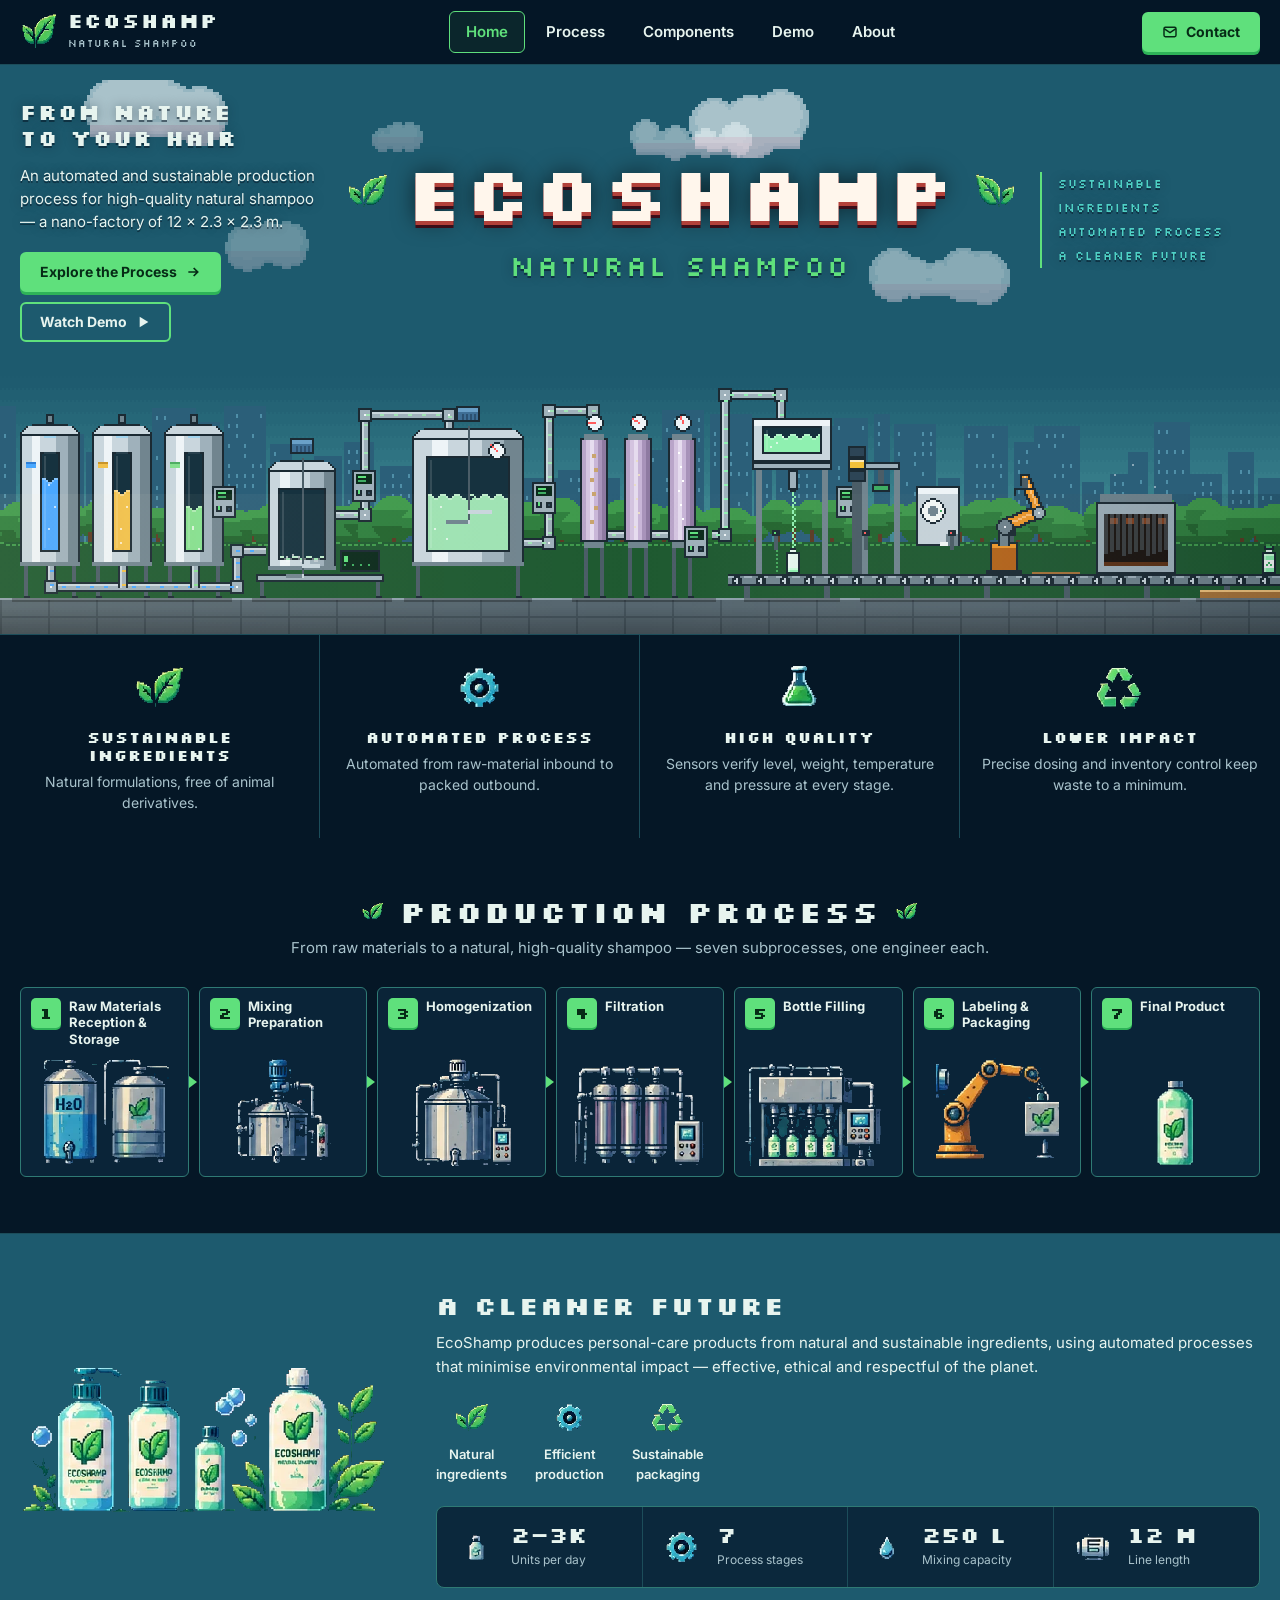
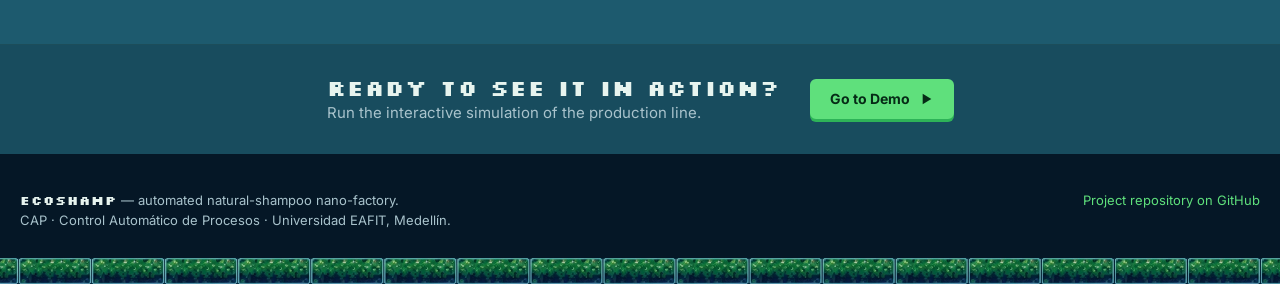
<file: website/index.html>
<!doctype html>
<html lang="en">
<head>
<meta charset="utf-8">
<meta name="viewport" content="width=device-width, initial-scale=1">
<title>EcoShamp · Natural Shampoo</title>
<meta name="description" content="EcoShamp: an automated nano-factory for natural, sustainable shampoo. Seven subprocesses, sensors, actuators and control — Universidad EAFIT.">
<link rel="icon" href="assets/img/leaf_logo.png">
<link rel="preconnect" href="https://fonts.googleapis.com">
<link rel="preconnect" href="https://fonts.gstatic.com" crossorigin>
<link href="https://fonts.googleapis.com/css2?family=Inter:wght@400;500;600;700&family=Silkscreen:wght@400;700&display=swap" rel="stylesheet">
<link rel="stylesheet" href="assets/css/style.css">
<script src="assets/js/data.js"></script>
<script src="assets/js/common.js"></script>
<script src="assets/js/sky.js"></script>
<script src="assets/js/procline.js"></script>
<script src="assets/js/sim.js"></script>
</head>
<body>
<main>
  <section class="banner hero">
    <div class="wrap">
      <div class="hero-copy">
        <h3>From nature<br>to your hair</h3>
        <p>An automated and sustainable production process for high-quality natural shampoo — a nano-factory of 12 × 2.3 × 2.3 m.</p>
        <div class="btns">
          <a class="btn primary" href="process.html">Explore the Process <span style="display:inline-flex;width:16px" data-svg="arrow"></span></a>
          <a class="btn" href="demo.html">Watch Demo <span style="display:inline-flex;width:16px" data-svg="play"></span></a>
        </div>
      </div>
      <div class="hero-title">
        <div class="leafs"><img class="px" src="assets/img/f_leaf.png" alt=""><h1 class="title-xl">EcoShamp</h1><img class="px" src="assets/img/f_leaf.png" alt="" style="transform:scaleX(-1)"></div>
        <div class="title-sub" style="margin-top:14px">Natural Shampoo</div>
      </div>
      <ul class="hero-tags">
        <li>Sustainable ingredients</li>
        <li>Automated process</li>
        <li>A cleaner future</li>
      </ul>
    </div>
    <div class="hero-line" id="line-sim" role="img" aria-label="Animated EcoShamp production line: storage tanks, mixer, homogenizer, filters, bottle filler, robotic labelling arm and packed boxes"></div>
  </section>

  <section class="features" aria-label="Key features">
    <div class="feature"><img class="px" src="assets/img/f_leaf.png" alt=""><h3>Sustainable ingredients</h3><p>Natural formulations, free of animal derivatives.</p></div>
    <div class="feature"><img class="px" src="assets/img/f_gear.png" alt=""><h3>Automated process</h3><p>Automated from raw-material inbound to packed outbound.</p></div>
    <div class="feature"><img class="px" src="assets/img/f_flask.png" alt=""><h3>High quality</h3><p>Sensors verify level, weight, temperature and pressure at every stage.</p></div>
    <div class="feature"><img class="px" src="assets/img/f_recycle.png" alt=""><h3>Lower impact</h3><p>Precise dosing and inventory control keep waste to a minimum.</p></div>
  </section>

  <section class="section">
    <div class="wrap">
      <div class="section-head">
        <h2><img class="px" src="assets/img/f_leaf.png" alt="">Production process<img class="px" src="assets/img/f_leaf.png" alt=""></h2>
        <p>From raw materials to a natural, high-quality shampoo — seven subprocesses, one engineer each.</p>
      </div>
      <div class="stage-cards" id="stage-cards"></div>
    </div>
  </section>

  <section class="section impact">
    <div class="bg"></div>
    <div class="wrap">
      <img class="px" src="assets/img/bottle_group.png" alt="EcoShamp bottles">
      <div>
        <h2>A cleaner future</h2>
        <p>EcoShamp produces personal-care products from natural and sustainable ingredients, using automated processes that minimise environmental impact — effective, ethical and respectful of the planet.</p>
        <div class="pillars">
          <div><img class="px" src="assets/img/f_leaf.png" alt="">Natural<br>ingredients</div>
          <div><img class="px" src="assets/img/f_gear.png" alt="">Efficient<br>production</div>
          <div><img class="px" src="assets/img/f_recycle.png" alt="">Sustainable<br>packaging</div>
        </div>
        <div class="stats">
          <div class="stat"><img class="px" src="assets/img/icons/s_presence.png" alt=""><div><b>2–3k</b><span>Units per day</span></div></div>
          <div class="stat"><img class="px" src="assets/img/f_gear.png" alt=""><div><b>7</b><span>Process stages</span></div></div>
          <div class="stat"><img class="px" src="assets/img/icons/s_level.png" alt=""><div><b>250 L</b><span>Mixing capacity</span></div></div>
          <div class="stat"><img class="px" src="assets/img/icons/a_conveyor_motor.png" alt=""><div><b>12 m</b><span>Line length</span></div></div>
        </div>
      </div>
    </div>
  </section>

  <section class="cta">
    <div class="bg"></div>
    <div class="wrap">
      <div>
        <h2>Ready to see it in action?</h2>
        <p class="muted">Run the interactive simulation of the production line.</p>
      </div>
      <a class="btn primary" href="demo.html">Go to Demo <span style="display:inline-flex;width:16px" data-svg="play"></span></a>
    </div>
  </section>
</main>
<script>
document.addEventListener('DOMContentLoaded', () => {
  $$('[data-svg]').forEach(el => el.innerHTML = SVG[el.dataset.svg]);
  $('#stage-cards').innerHTML = STAGES.map(s => `
    <a class="stage-card" href="process.html#${s.id}">
      <header><span class="num">${s.n}</span><span>${esc(s.name)}</span></header>
      <div class="art">${spriteImgs(s.n === 1 ? ['tank_h2o', 'tank_leaf'] : s.n === 6 ? ['robot_arm'] : s.n === 7 ? ['final_bottle'] : s.sprites)}</div>
    </a>`).join('');
  autoLine($('#line-sim'));
});
</script>
</body>
</html>
</file>
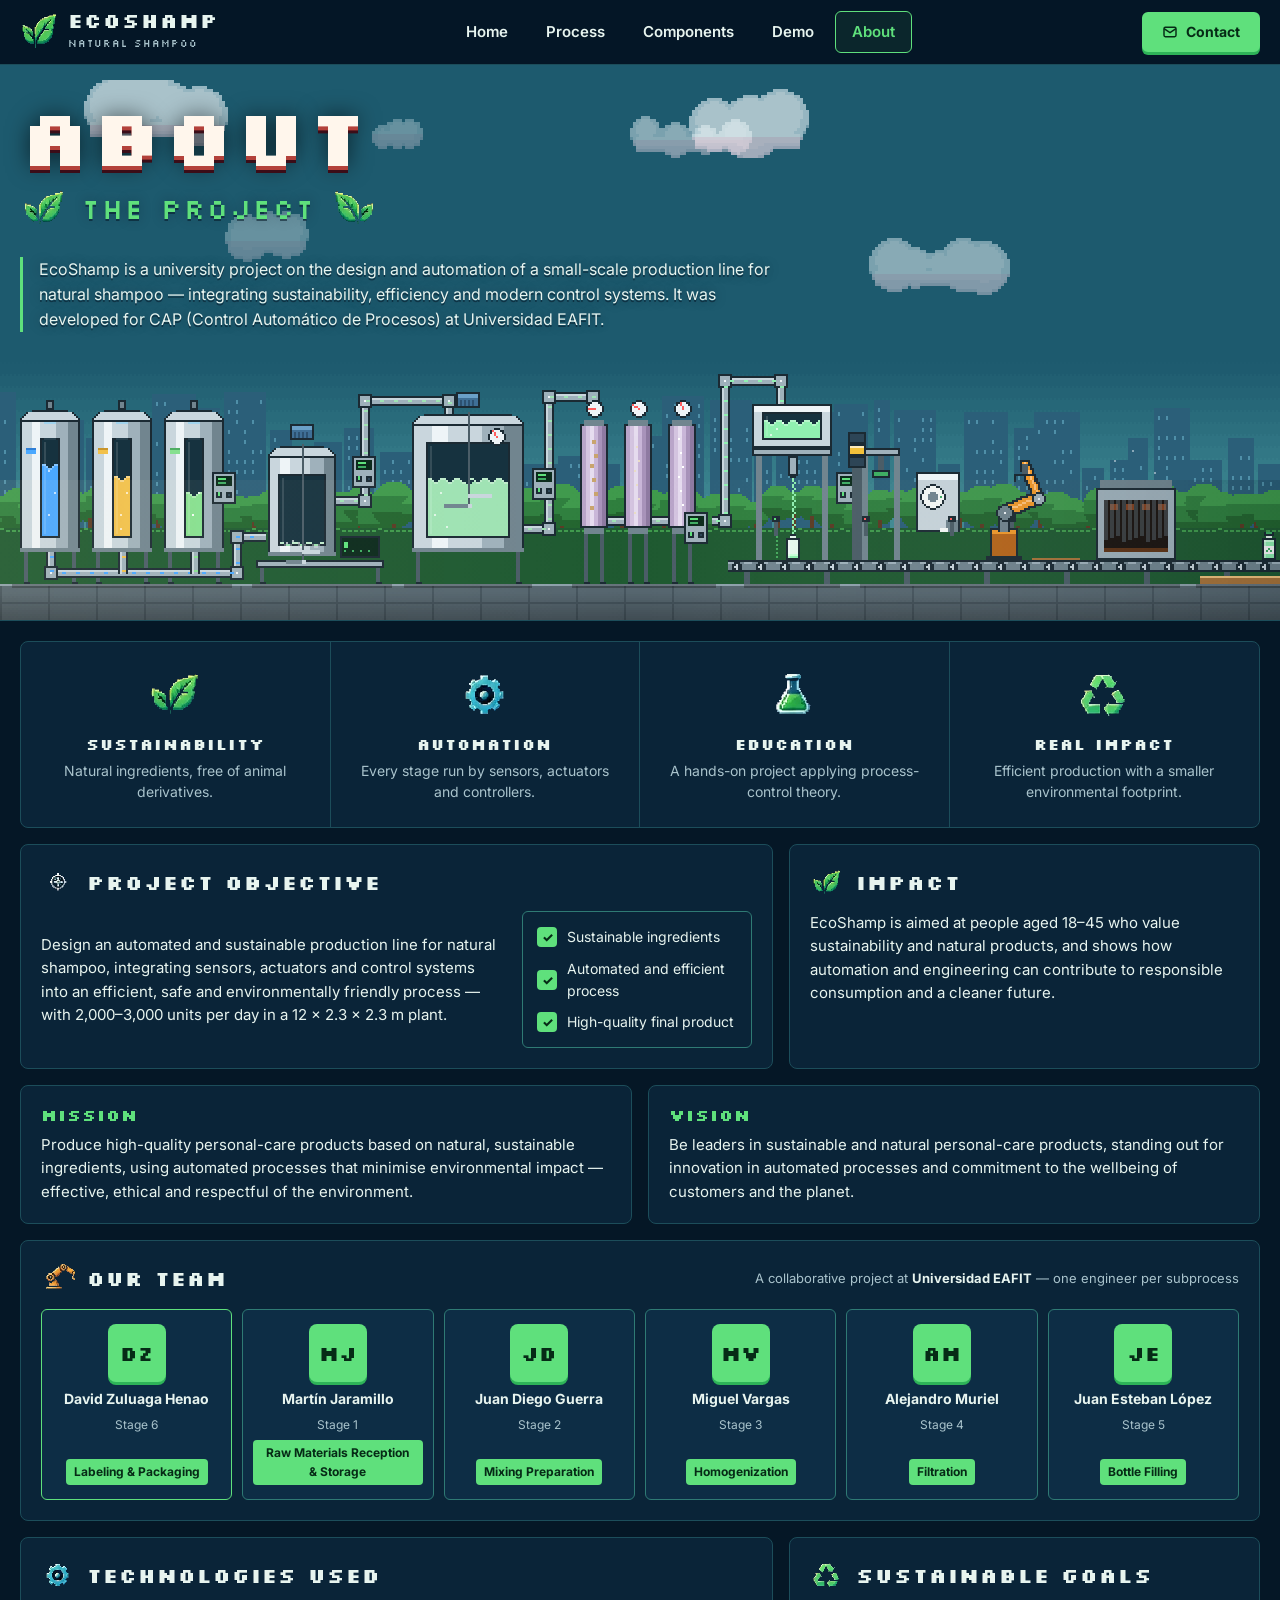
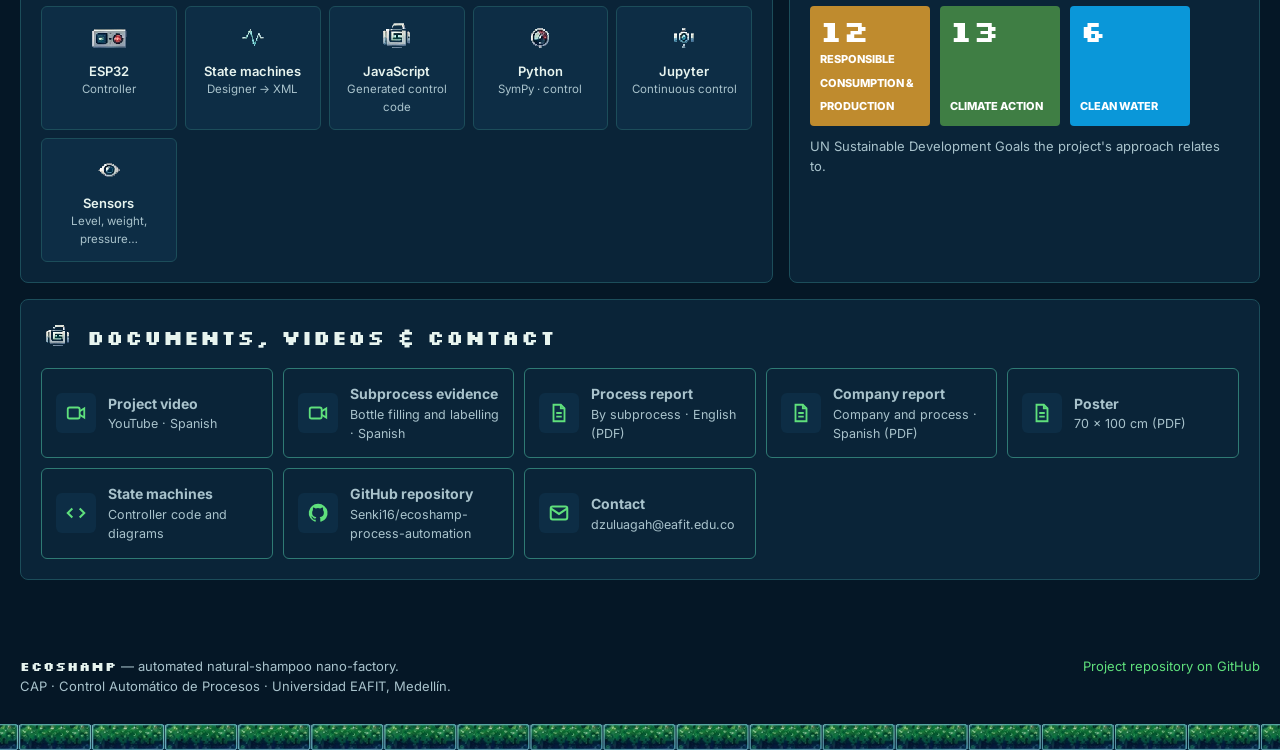
<file: website/about.html>
<!doctype html>
<html lang="en">
<head>
<meta charset="utf-8">
<meta name="viewport" content="width=device-width, initial-scale=1">
<title>About the Project · EcoShamp</title>
<meta name="description" content="About EcoShamp: objective, team, technologies and documents of the process-automation project at Universidad EAFIT.">
<link rel="icon" href="assets/img/leaf_logo.png">
<link rel="preconnect" href="https://fonts.googleapis.com">
<link rel="preconnect" href="https://fonts.gstatic.com" crossorigin>
<link href="https://fonts.googleapis.com/css2?family=Inter:wght@400;500;600;700&family=Silkscreen:wght@400;700&display=swap" rel="stylesheet">
<link rel="stylesheet" href="assets/css/style.css">
<style>
  .about-hero .wrap { padding-top: 30px; padding-bottom: 24px; }
  .about-hero .intro { max-width: 760px; }
  .about-hero .intro { border-left: 3px solid var(--green); padding-left: 16px; margin-top: 22px; font-size: 16px; }
  .obj { display: grid; grid-template-columns: 1.6fr 1fr; gap: 16px; }
  .obj .panel { padding: 20px; }
  .obj h2, .blk h2 { font-family: var(--display); font-size: 20px; letter-spacing: 1px; text-transform: uppercase; display: flex; gap: 12px; align-items: center; }
  .obj h2 img, .blk h2 img { width: 34px; height: 34px; object-fit: contain; }
  .obj-in { display: grid; grid-template-columns: 1fr 230px; gap: 18px; align-items: center; margin-top: 12px; }
  .checks { list-style: none; margin: 0; padding: 14px; border: 1px solid var(--line-strong); border-radius: 6px; display: grid; gap: 10px; font-size: 14px; }
  .checks li { display: flex; gap: 10px; align-items: center; }
  .checks li::before { content: "✓"; display: grid; place-items: center; width: 20px; height: 20px; border-radius: 4px; background: var(--green); color: var(--green-ink); font-weight: 800; font-size: 13px; flex: none; }
  .blk { padding: 20px; margin-top: 16px; }
  .blk-head { display: flex; justify-content: space-between; align-items: center; gap: 12px; flex-wrap: wrap; margin-bottom: 14px; }
  .team6 { display: grid; grid-template-columns: repeat(6, 1fr); gap: 10px; }
  .card { text-align: center; background: var(--panel-2); border: 1px solid var(--line-strong); border-radius: 6px; padding: 14px 10px; display: flex; flex-direction: column; align-items: center; gap: 6px; }
  .card.me { border-color: var(--green); }
  .card .av { width: 58px; height: 58px; border-radius: 8px; display: grid; place-items: center; font: 700 20px var(--display); color: var(--green-ink); background: var(--green); box-shadow: 0 3px 0 var(--green-deep); image-rendering: pixelated; }
  .card b { font-size: 14px; }
  .card .role { font-size: 12px; font-weight: 700; background: var(--green); color: var(--green-ink); border-radius: 4px; padding: 4px 8px; margin-top: auto; }
  .card .n { font-size: 12px; color: var(--text-2); }
  .tech-sdg { display: grid; grid-template-columns: 1.6fr 1fr; gap: 16px; }
  .tech { display: grid; grid-template-columns: repeat(auto-fill, minmax(112px, 1fr)); gap: 8px; }
  .tech div { background: var(--panel-2); border: 1px solid var(--line); border-radius: 6px; padding: 12px 6px; text-align: center; font-size: 13px; font-weight: 600; }
  .tech img { width: 40px; height: 36px; object-fit: contain; margin: 0 auto 6px; }
  .tech small { display: block; color: var(--text-2); font-weight: 400; font-size: 11.5px; }
  .sdgs { display: flex; gap: 10px; flex-wrap: wrap; }
  .sdg { width: 120px; min-height: 110px; border-radius: 4px; padding: 10px; color: #fff; display: flex; flex-direction: column; justify-content: space-between; }
  .sdg b { font: 700 30px/1 var(--display); }
  .sdg span { font-size: 11px; font-weight: 800; text-transform: uppercase; line-height: 1.2; }
  .sdg p { font-size: 11px; opacity: .9; margin-top: 6px; }
  .mv { display: grid; grid-template-columns: 1fr 1fr; gap: 16px; margin-top: 16px; }
  .mv .panel { padding: 20px; }
  .mv h3 { font-family: var(--display); font-size: 16px; color: var(--green); text-transform: uppercase; letter-spacing: 1px; margin-bottom: 8px; }
  @media (max-width: 1100px) { .team6 { grid-template-columns: repeat(3, 1fr); } }
  @media (max-width: 820px) {
    .obj, .obj-in, .tech-sdg, .mv { grid-template-columns: 1fr; }
    .team6 { grid-template-columns: repeat(2, 1fr); }
  }
</style>
<script src="assets/js/data.js"></script>
<script src="assets/js/common.js"></script>
<script src="assets/js/sky.js"></script>
<script src="assets/js/procline.js"></script>
<script src="assets/js/sim.js"></script>
</head>
<body>
<main>
  <section class="banner about-hero">
    <div class="wrap">
      <div>
        <h1 class="title-xl" style="font-size:clamp(40px,7vw,80px)">About</h1>
        <div class="leafs" style="margin-top:12px"><img class="px" src="assets/img/f_leaf.png" alt=""><span class="title-sub">The project</span><img class="px" src="assets/img/f_leaf.png" alt="" style="transform:scaleX(-1)"></div>
        <p class="intro">EcoShamp is a university project on the design and automation of a small-scale production line for natural shampoo — integrating sustainability, efficiency and modern control systems. It was developed for CAP (Control Automático de Procesos) at Universidad EAFIT.</p>
      </div>
    </div>
    <div id="asim" role="img" aria-label="Animated EcoShamp production line"></div>
  </section>

  <div class="wrap" style="padding-top:20px;padding-bottom:40px">
    <section class="panel features">
      <div class="feature"><img class="px" src="assets/img/f_leaf.png" alt=""><h3>Sustainability</h3><p>Natural ingredients, free of animal derivatives.</p></div>
      <div class="feature"><img class="px" src="assets/img/f_gear.png" alt=""><h3>Automation</h3><p>Every stage run by sensors, actuators and controllers.</p></div>
      <div class="feature"><img class="px" src="assets/img/f_flask.png" alt=""><h3>Education</h3><p>A hands-on project applying process-control theory.</p></div>
      <div class="feature"><img class="px" src="assets/img/f_recycle.png" alt=""><h3>Real impact</h3><p>Efficient production with a smaller environmental footprint.</p></div>
    </section>

    <div class="obj" style="margin-top:16px">
      <section class="panel">
        <h2><img class="px" src="assets/img/icons/s_orientation.png" alt="">Project objective</h2>
        <div class="obj-in">
          <p>Design an automated and sustainable production line for natural shampoo, integrating sensors, actuators and control systems into an efficient, safe and environmentally friendly process — with 2,000–3,000 units per day in a 12 × 2.3 × 2.3 m plant.</p>
          <ul class="checks"><li>Sustainable ingredients</li><li>Automated and efficient process</li><li>High-quality final product</li></ul>
        </div>
      </section>
      <section class="panel">
        <h2><img class="px" src="assets/img/f_leaf.png" alt="">Impact</h2>
        <p style="margin-top:12px">EcoShamp is aimed at people aged 18–45 who value sustainability and natural products, and shows how automation and engineering can contribute to responsible consumption and a cleaner future.</p>
      </section>
    </div>

    <div class="mv">
      <section class="panel"><h3>Mission</h3><p>Produce high-quality personal-care products based on natural, sustainable ingredients, using automated processes that minimise environmental impact — effective, ethical and respectful of the environment.</p></section>
      <section class="panel"><h3>Vision</h3><p>Be leaders in sustainable and natural personal-care products, standing out for innovation in automated processes and commitment to the wellbeing of customers and the planet.</p></section>
    </div>

    <section class="panel blk">
      <div class="blk-head">
        <h2><img class="px" src="assets/img/icons/a_robotic_arm.png" alt="">Our team</h2>
        <span class="muted small">A collaborative project at <b style="color:var(--text)">Universidad EAFIT</b> — one engineer per subprocess</span>
      </div>
      <div class="team6" id="team"></div>
    </section>

    <div class="tech-sdg">
      <section class="panel blk">
        <h2><img class="px" src="assets/img/f_gear.png" alt="">Technologies used</h2>
        <div class="tech" style="margin-top:14px">
          <div><img class="px" src="assets/img/icons/a_onoff_switch.png" alt="">ESP32<small>Controller</small></div>
          <div><img class="px" src="assets/img/icons/s_conductivity.png" alt="">State machines<small>Designer → XML</small></div>
          <div><img class="px" src="assets/img/icons/a_labeling_machine.png" alt="">JavaScript<small>Generated control code</small></div>
          <div><img class="px" src="assets/img/icons/s_pressure.png" alt="">Python<small>SymPy · control</small></div>
          <div><img class="px" src="assets/img/icons/s_flow.png" alt="">Jupyter<small>Continuous control</small></div>
          <div><img class="px" src="assets/img/icons/s_optical.png" alt="">Sensors<small>Level, weight, pressure…</small></div>
        </div>
      </section>
      <section class="panel blk">
        <h2><img class="px" src="assets/img/f_recycle.png" alt="">Sustainable goals</h2>
        <div class="sdgs" style="margin-top:14px">
          <div class="sdg" style="background:#bf8b2e"><b>12</b><div><span>Responsible consumption &amp; production</span></div></div>
          <div class="sdg" style="background:#3f7e44"><b>13</b><div><span>Climate action</span></div></div>
          <div class="sdg" style="background:#0a97d9"><b>6</b><div><span>Clean water</span></div></div>
        </div>
        <p class="muted small" style="margin-top:10px">UN Sustainable Development Goals the project's approach relates to.</p>
      </section>
    </div>

    <section class="panel blk" id="contact">
      <h2><img class="px" src="assets/img/icons/a_labeling_machine.png" alt="">Documents, videos &amp; contact</h2>
      <div class="docs" style="margin-top:14px" id="docs"></div>
    </section>
  </div>
</main>
<script>
document.addEventListener('DOMContentLoaded', () => {
  autoLine($('#asim'));
  $('#team').innerHTML = TEAM.map(([name, role, n]) => {
    const ini = name.split(' ').filter(w => /^[A-ZÁÉÍÓÚ]/.test(w)).slice(0, 2).map(w => w[0]).join('');
    return `<div class="card ${n === 6 ? 'me' : ''}"><div class="av">${ini}</div><b>${esc(name)}</b><span class="n">Stage ${n}</span><span class="role">${esc(role)}</span></div>`;
  }).join('');
  const D = [
    ['video', 'Project video', 'YouTube · Spanish', 'https://youtu.be/ZryVBzmH6Tc'],
    ['video', 'Subprocess evidence', 'Bottle filling and labelling · Spanish', 'https://youtu.be/DVAGxc75j4o'],
    ['doc', 'Process report', 'By subprocess · English (PDF)', `${REPO}/blob/main/02_Process_Report/EcoShamp_Process_Report_EN.pdf`],
    ['doc', 'Company report', 'Company and process · Spanish (PDF)', `${REPO}/blob/main/01_Company_Report/EcoShamp_Company_Report_ES.pdf`],
    ['doc', 'Poster', '70 × 100 cm (PDF)', `${REPO}/blob/main/03_Poster/EcoShamp_Poster_70x100.pdf`],
    ['code', 'State machines', 'Controller code and diagrams', `${REPO}/tree/main/04_State_Machines`],
    ['github', 'GitHub repository', 'Senki16/ecoshamp-process-automation', REPO],
    ['mail', 'Contact', 'dzuluagah@eafit.edu.co', 'mailto:dzuluagah@eafit.edu.co'],
  ];
  $('#docs').innerHTML = D.map(([ic, b, s, h]) => `<a class="doc" href="${h}" ${h.startsWith('http') ? 'target="_blank" rel="noopener"' : ''}><span class="ic">${SVG[ic]}</span><span><b>${esc(b)}</b><span>${esc(s)}</span></span></a>`).join('');
});
</script>
</body>
</html>
</file>
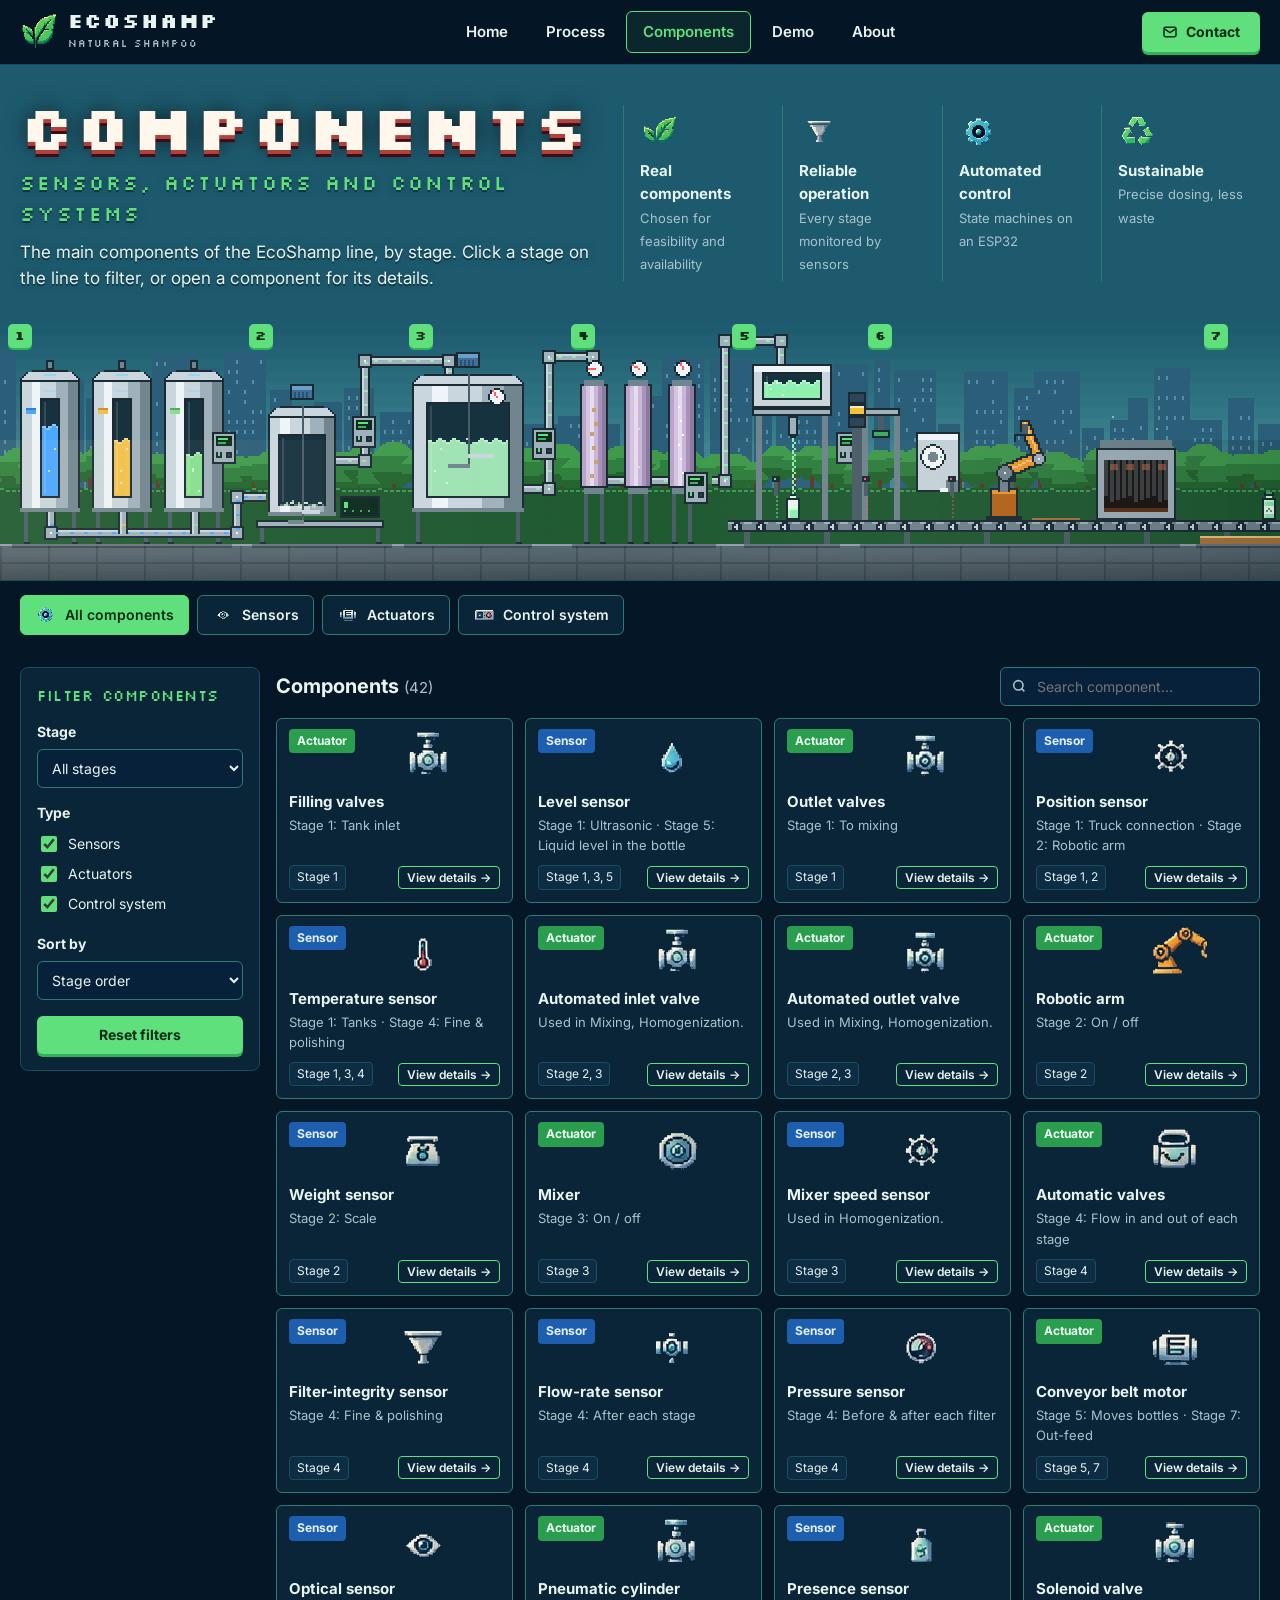
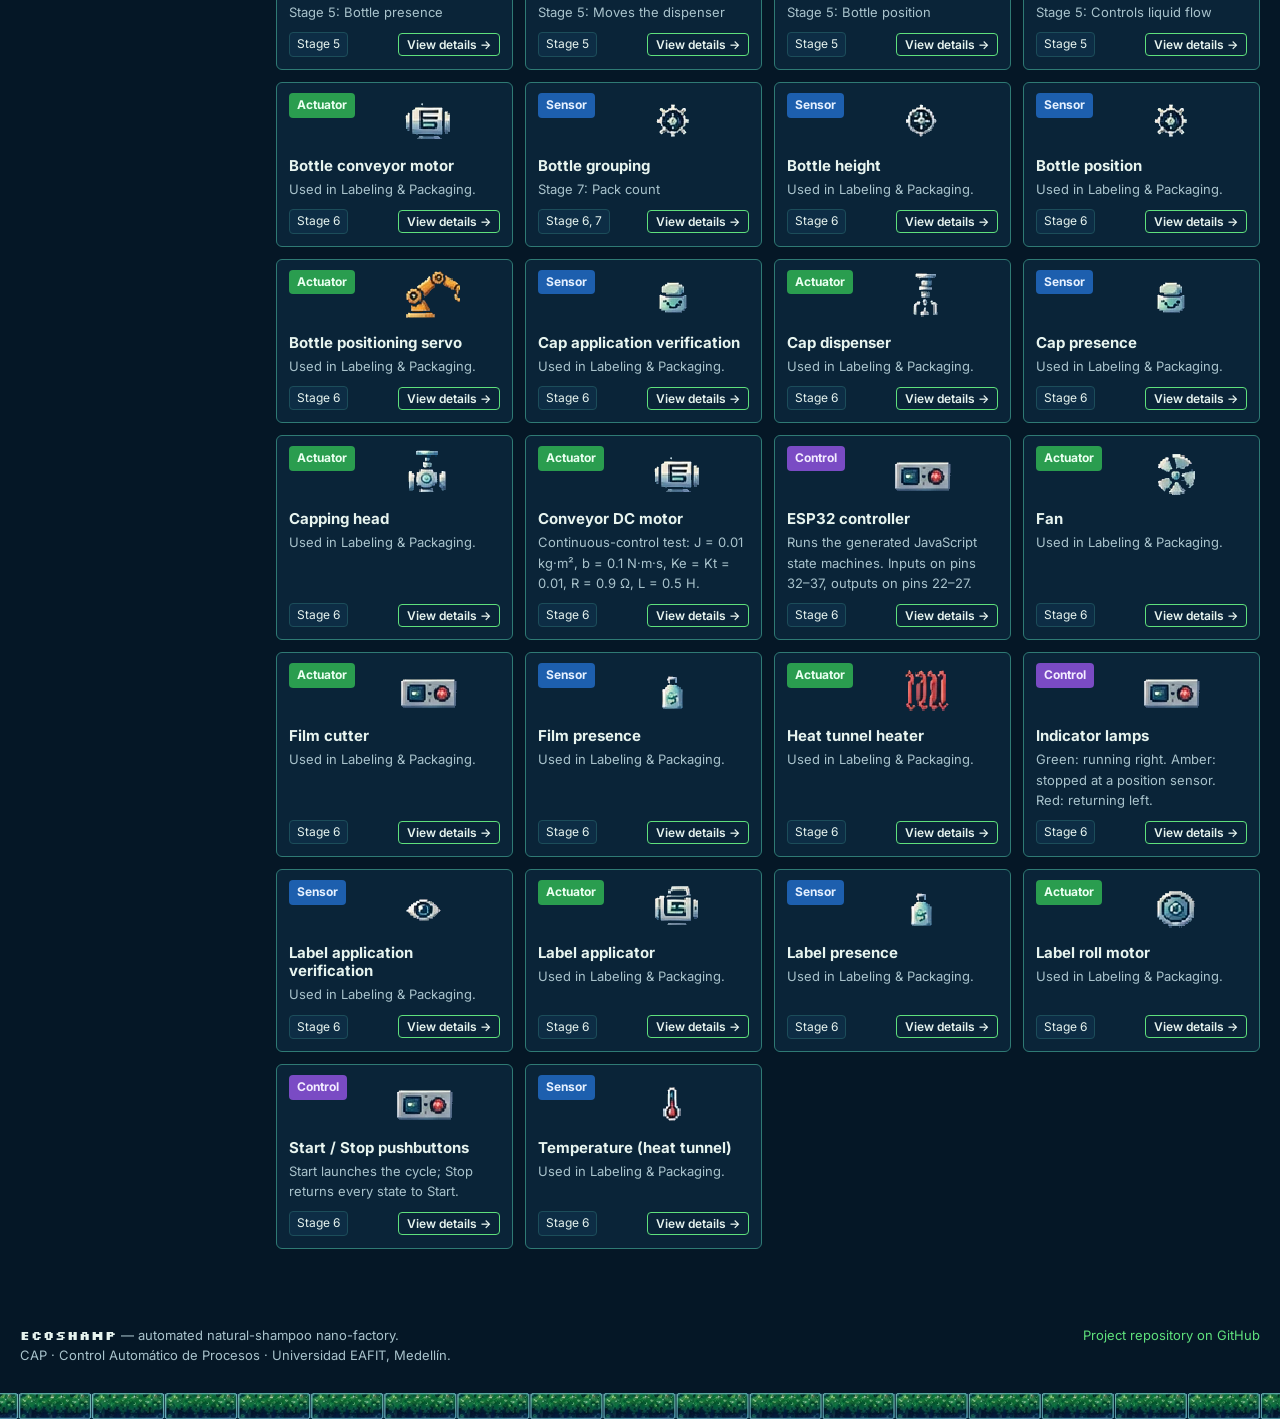
<file: website/components.html>
<!doctype html>
<html lang="en">
<head>
<meta charset="utf-8">
<meta name="viewport" content="width=device-width, initial-scale=1">
<title>Components · EcoShamp</title>
<meta name="description" content="Sensors, actuators and control elements used along the EcoShamp production line.">
<link rel="icon" href="assets/img/leaf_logo.png">
<link rel="preconnect" href="https://fonts.googleapis.com">
<link rel="preconnect" href="https://fonts.gstatic.com" crossorigin>
<link href="https://fonts.googleapis.com/css2?family=Inter:wght@400;500;600;700&family=Silkscreen:wght@400;700&display=swap" rel="stylesheet">
<link rel="stylesheet" href="assets/css/style.css">
<script src="assets/js/data.js"></script>
<script src="assets/js/common.js"></script>
<script src="assets/js/sky.js"></script>
<script src="assets/js/procline.js"></script>
<script src="assets/js/sim.js"></script>
</head>
<body>
<main>
  <section class="banner page-banner comp-hero">
    <div class="wrap">
      <div>
        <h1 class="title-xl" style="font-size:clamp(30px,5.5vw,62px)">Components</h1>
        <div class="title-sub" style="font-size:clamp(13px,1.8vw,20px);margin-top:10px">Sensors, actuators and control systems</div>
        <p class="lead">The main components of the EcoShamp line, by stage. Click a stage on the line to filter, or open a component for its details.</p>
      </div>
      <div class="values">
        <div><img class="px" src="assets/img/f_leaf.png" alt=""><b>Real components</b><span>Chosen for feasibility and availability</span></div>
        <div><img class="px" src="assets/img/icons/s_filter_integrity.png" alt=""><b>Reliable operation</b><span>Every stage monitored by sensors</span></div>
        <div><img class="px" src="assets/img/f_gear.png" alt=""><b>Automated control</b><span>State machines on an ESP32</span></div>
        <div><img class="px" src="assets/img/f_recycle.png" alt=""><b>Sustainable</b><span>Precise dosing, less waste</span></div>
      </div>
    </div>
    <div class="line-hotspots" id="hotspots">
      <div id="csim" role="img" aria-label="Animated production line — click a stage to filter components"></div>
    </div>
  </section>

  <div class="wrap">
    <div class="toolbar" id="types" role="tablist" aria-label="Component type"></div>
  </div>

  <div class="wrap" style="padding-bottom:40px">
    <div class="comp-layout">
      <aside class="panel filters">
        <div class="panel-h">Filter components</div>
        <label class="h" for="stage">Stage</label>
        <select id="stage"><option value="">All stages</option></select>
        <span class="h" style="display:block;font-weight:700;font-size:14px;margin:14px 0 6px">Type</span>
        <label class="check"><input type="checkbox" value="sensor" checked> Sensors</label>
        <label class="check"><input type="checkbox" value="actuator" checked> Actuators</label>
        <label class="check"><input type="checkbox" value="control" checked> Control system</label>
        <label class="h" for="sort">Sort by</label>
        <select id="sort"><option value="stage">Stage order</option><option value="name">Name</option><option value="type">Type</option></select>
        <button class="btn primary" id="reset" type="button">Reset filters</button>
      </aside>
      <section>
        <div class="comp-head">
          <h2>Components <span id="count"></span></h2>
          <div class="search"><span data-svg="search"></span><input id="q" type="search" placeholder="Search component…" aria-label="Search component"></div>
        </div>
        <div class="comp-grid" id="grid"></div>
      </section>
    </div>
  </div>

  <dialog id="dlg"><div class="d-in" id="dlg-in"></div></dialog>
</main>
<script>
document.addEventListener('DOMContentLoaded', () => {
  $$('[data-svg]').forEach(el => el.innerHTML = SVG[el.dataset.svg]);
  const ALL = buildComponents();
  const TYPES = [['', 'All components', 'f_gear.png'], ['sensor', 'Sensors', 'icons/s_optical.png'], ['actuator', 'Actuators', 'icons/a_conveyor_motor.png'], ['control', 'Control system', 'icons/a_onoff_switch.png']];
  const LABEL = { sensor: 'Sensor', actuator: 'Actuator', control: 'Control' };
  const st = { type: '', stage: '', q: '', checks: new Set(['sensor', 'actuator', 'control']), sort: 'stage' };

  $('#types').innerHTML = TYPES.map(([v, l, ic]) => `<button class="tab" role="tab" data-v="${v}"><img class="px" src="${IMG}${ic}" alt="">${l}</button>`).join('');
  $('#stage').innerHTML += STAGES.map(s => `<option value="${s.n}">${s.n} · ${esc(s.name)}</option>`).join('');
  $('#hotspots').insertAdjacentHTML('beforeend', STAGES.map((s, i) => `<button class="hotspot" data-n="${s.n}" style="left:${PROC_ZONES[i][0]}%;width:${PROC_ZONES[i][1] - PROC_ZONES[i][0]}%" aria-label="Filter by ${esc(s.name)}"><span class="num">${s.n}</span></button>`).join(''));

  function render() {
    $$('#types .tab').forEach(b => b.classList.toggle('active', b.dataset.v === st.type));
    $$('#hotspots .hotspot').forEach(b => b.classList.toggle('active', b.dataset.n === st.stage));
    $('#stage').value = st.stage;
    const q = st.q.toLowerCase();
    let list = ALL.filter(c =>
      (!st.type || c.type === st.type) && st.checks.has(c.type) &&
      (!st.stage || c.stages.includes(+st.stage)) &&
      (!q || (c.name + ' ' + c.note).toLowerCase().includes(q)));
    const cmp = { stage: (a, b) => a.stages[0] - b.stages[0] || a.name.localeCompare(b.name), name: (a, b) => a.name.localeCompare(b.name), type: (a, b) => a.type.localeCompare(b.type) || a.name.localeCompare(b.name) };
    list.sort(cmp[st.sort]);
    $('#count').textContent = `(${list.length})`;
    $('#grid').innerHTML = list.length ? list.map(c => `
      <div class="comp">
        <div class="top"><span class="chip ${c.type}">${LABEL[c.type]}</span><img class="px" src="${ICON}${c.icon}.png" alt=""></div>
        <h3>${esc(c.name)}</h3>
        <p>${esc(c.note)}</p>
        <div class="foot"><span class="stages">Stage ${c.stages.join(', ')}</span><button data-k="${ALL.indexOf(c)}">View details →</button></div>
      </div>`).join('') : '<div class="empty">No components match these filters.</div>';
  }

  $('#types').onclick = e => { const b = e.target.closest('.tab'); if (b) { st.type = b.dataset.v; render(); } };
  $('#hotspots').onclick = e => { const b = e.target.closest('.hotspot'); if (b) { st.stage = st.stage === b.dataset.n ? '' : b.dataset.n; render(); } };
  $('#stage').onchange = e => { st.stage = e.target.value; render(); };
  $('#sort').onchange = e => { st.sort = e.target.value; render(); };
  $('#q').oninput = e => { st.q = e.target.value; render(); };
  $$('.filters input[type=checkbox]').forEach(cb => cb.onchange = () => { cb.checked ? st.checks.add(cb.value) : st.checks.delete(cb.value); render(); });
  $('#reset').onclick = () => {
    Object.assign(st, { type: '', stage: '', q: '', sort: 'stage' });
    st.checks = new Set(['sensor', 'actuator', 'control']);
    $$('.filters input[type=checkbox]').forEach(cb => cb.checked = true);
    $('#q').value = ''; $('#sort').value = 'stage'; render();
  };
  $('#grid').onclick = e => {
    const b = e.target.closest('button[data-k]'); if (!b) return;
    const c = ALL[+b.dataset.k];
    $('#dlg-in').innerHTML = `
      <button class="close" aria-label="Close">×</button>
      <div class="d-top"><img class="px" src="${ICON}${c.icon}.png" alt=""><div><span class="chip ${c.type}">${LABEL[c.type]}</span><h3 style="margin-top:6px">${esc(c.name)}</h3></div></div>
      <p>${esc(c.note)}</p>
      <p><b style="color:var(--text)">Used in:</b> ${c.stages.map(n => `<a href="process.html#${STAGES[n - 1].id}">${n} · ${esc(STAGES[n - 1].name)}</a>`).join(', ')}</p>`;
    $('#dlg').showModal();
    $('#dlg .close').onclick = () => $('#dlg').close();
  };
  $('#dlg').addEventListener('click', e => { if (e.target.id === 'dlg') e.target.close(); });
  autoLine($('#csim'));
  render();
});
</script>
</body>
</html>
</file>
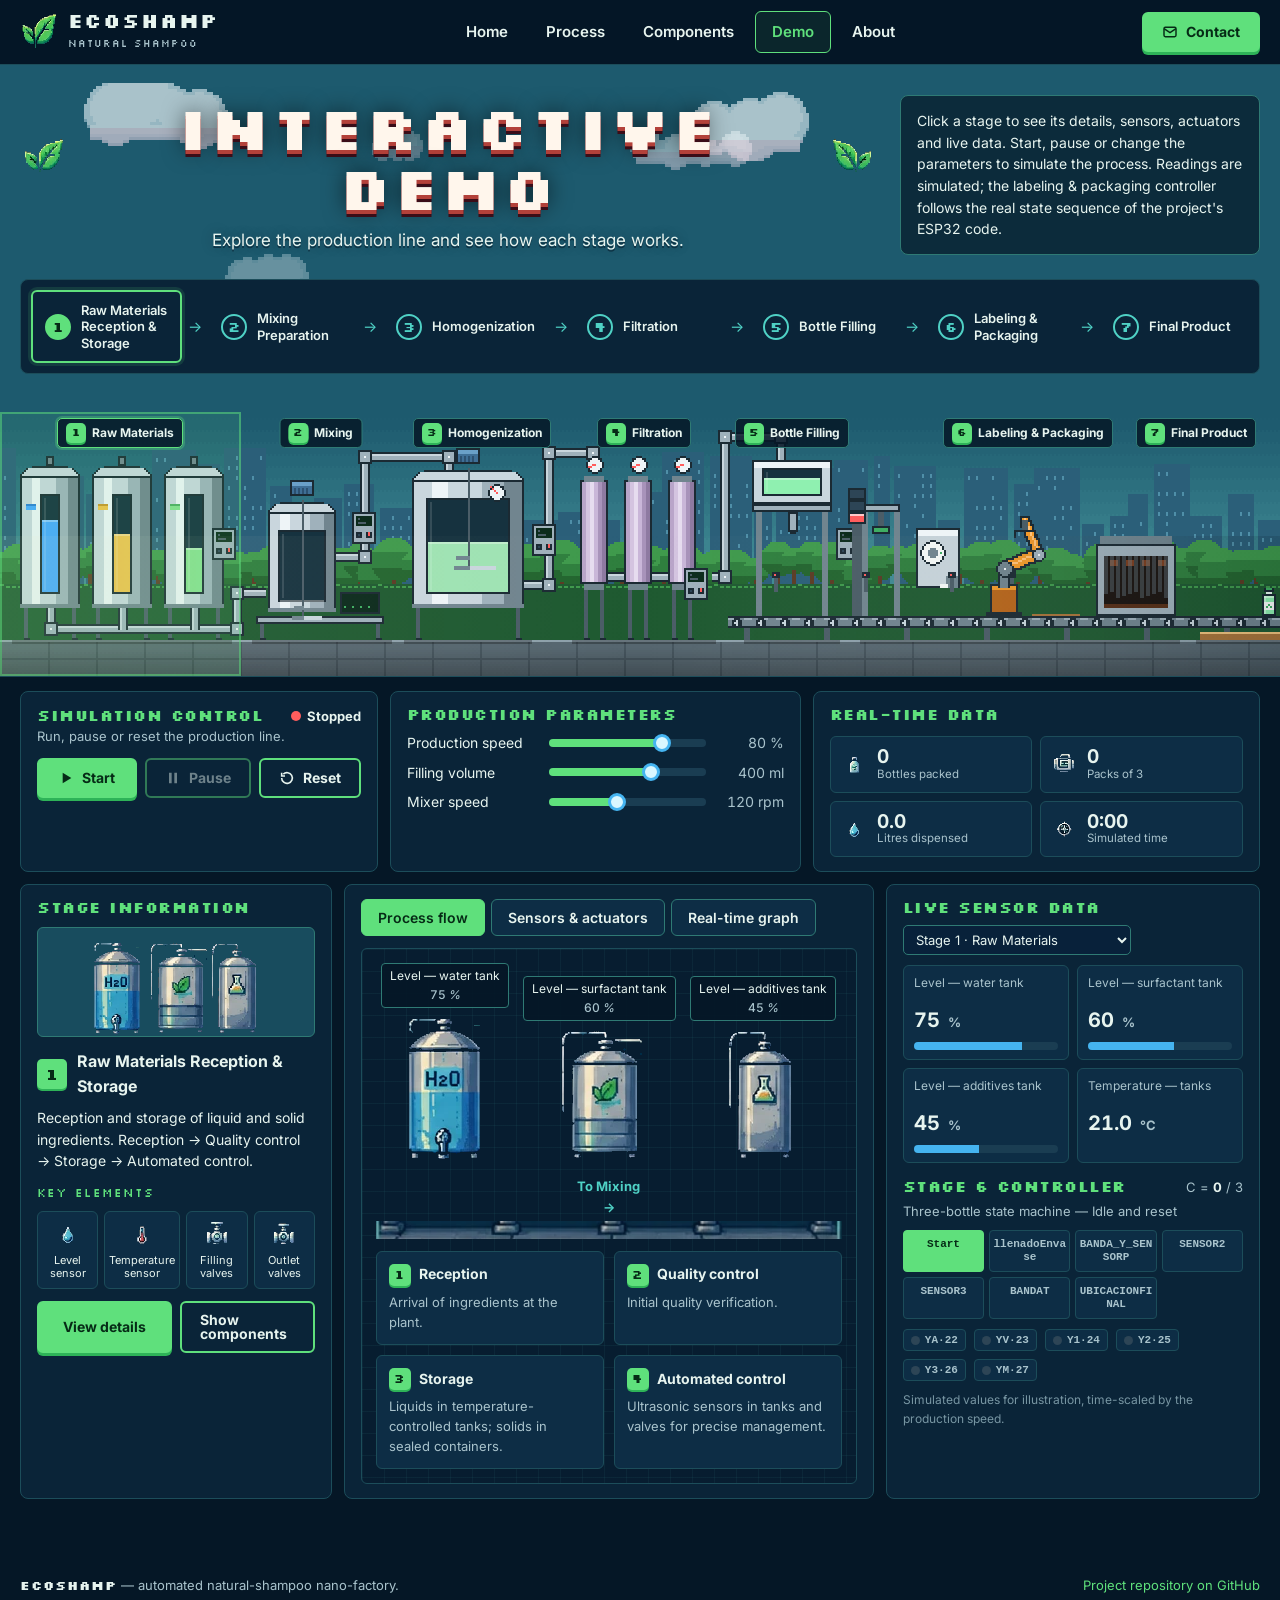
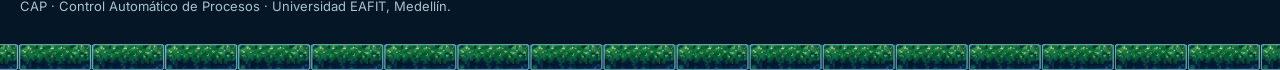
<file: website/demo.html>
<!doctype html>
<html lang="en">
<head>
<meta charset="utf-8">
<meta name="viewport" content="width=device-width, initial-scale=1">
<title>Interactive Demo · EcoShamp</title>
<meta name="description" content="Run a simulation of the EcoShamp production line and watch the labeling & packaging state machine cycle.">
<link rel="icon" href="assets/img/leaf_logo.png">
<link rel="preconnect" href="https://fonts.googleapis.com">
<link rel="preconnect" href="https://fonts.gstatic.com" crossorigin>
<link href="https://fonts.googleapis.com/css2?family=Inter:wght@400;500;600;700&family=Silkscreen:wght@400;700&display=swap" rel="stylesheet">
<link rel="stylesheet" href="assets/css/style.css">
<style>
  #dstep { display: flex; align-items: center; gap: 6px; padding: 10px; overflow-x: auto; }
  #dstep .step { flex: 1 1 0; min-width: auto; background: transparent; border-color: transparent; }
  #dstep .step.active { border-color: var(--green); }
  #dstep .arrow-sep { color: var(--teal); flex: none; }
  #dstep .step.active .num.ghost { background: var(--green); color: var(--green-ink); border-color: var(--green); }
</style>
<script src="assets/js/data.js"></script>
<script src="assets/js/common.js"></script>
<script src="assets/js/sky.js"></script>
<script src="assets/js/procline.js"></script>
<script src="assets/js/sim.js"></script>
<script src="assets/js/demo.js"></script>
</head>
<body>
<main>
  <section class="banner page-banner">
    <div class="wrap">
      <div style="text-align:center">
        <div class="leafs"><img class="px" src="assets/img/f_leaf.png" alt=""><h1 class="title-xl" style="font-size:clamp(28px,5.5vw,60px)">Interactive Demo</h1><img class="px" src="assets/img/f_leaf.png" alt="" style="transform:scaleX(-1)"></div>
        <p class="lead">Explore the production line and see how each stage works.</p>
      </div>
      <aside>Click a stage to see its details, sensors, actuators and live data. Start, pause or change the parameters to simulate the process. Readings are simulated; the labeling &amp; packaging controller follows the real state sequence of the project's ESP32 code.</aside>
    </div>
    <div class="wrap" style="display:block;padding-top:0"><nav class="panel" id="dstep" aria-label="Stages"></nav></div>
    <div class="demo-line" id="dline">
      <div id="dsim" role="img" aria-label="Procedural animation of the production line, driven by the simulation"></div>
    </div>
  </section>

  <div class="wrap" style="padding-bottom:40px">
    <div class="demo-grid">
      <section class="panel">
        <div class="head-row"><h2 class="panel-h">Simulation control</h2><span class="sim-state" id="sim-state"></span></div>
        <p class="muted small">Run, pause or reset the production line.</p>
        <div class="ctl-btns">
          <button class="btn primary" id="start"><svg viewBox="0 0 24 24" fill="currentColor"><path d="M7 4v16l13-8z"/></svg>Start</button>
          <button class="btn" id="pause"><svg viewBox="0 0 24 24" fill="currentColor"><path d="M6 4h4v16H6zM14 4h4v16h-4z"/></svg>Pause</button>
          <button class="btn" id="reset"><svg viewBox="0 0 24 24" fill="none" stroke="currentColor" stroke-width="2.4"><path d="M4 12a8 8 0 1 0 2.5-5.8"/><path d="M4 4v5h5"/></svg>Reset</button>
        </div>
      </section>
      <section class="panel">
        <h2 class="panel-h">Production parameters</h2>
        <div class="param"><label for="p-speed">Production speed</label><input id="p-speed" name="speed" type="range" min="20" max="100" value="80" data-u="%"><output for="p-speed"></output></div>
        <div class="param"><label for="p-fill">Filling volume</label><input id="p-fill" name="fill" type="range" min="200" max="500" step="10" value="400" data-u="ml"><output for="p-fill"></output></div>
        <div class="param"><label for="p-rpm">Mixer speed</label><input id="p-rpm" name="rpm" type="range" min="60" max="200" step="5" value="120" data-u="rpm"><output for="p-rpm"></output></div>
      </section>
      <section class="panel">
        <h2 class="panel-h">Real-time data</h2>
        <div class="kpis">
          <div class="kpi"><img class="px" src="assets/img/icons/s_presence.png" alt=""><div><b id="k-bottles">0</b><span>Bottles packed</span></div></div>
          <div class="kpi"><img class="px" src="assets/img/icons/a_labeling_machine.png" alt=""><div><b id="k-packs">0</b><span>Packs of 3</span></div></div>
          <div class="kpi"><img class="px" src="assets/img/icons/s_level.png" alt=""><div><b id="k-litres">0</b><span>Litres dispensed</span></div></div>
          <div class="kpi"><img class="px" src="assets/img/icons/s_orientation.png" alt=""><div><b id="k-time">0:00</b><span>Simulated time</span></div></div>
        </div>
      </section>
    </div>

    <div class="demo-grid-2">
      <section class="panel">
        <h2 class="panel-h">Stage information</h2>
        <div id="info"></div>
      </section>
      <section class="panel">
        <div class="tabs" role="tablist">
          <button class="active" data-t="flow">Process flow</button>
          <button data-t="io">Sensors &amp; actuators</button>
          <button data-t="chart">Real-time graph</button>
        </div>
        <div class="tab-body">
          <div id="tab-dyn"></div>
          <div id="chart-box" hidden>
            <div class="chart-sel">
              <select id="chart-stage" aria-label="Stage"></select>
              <select id="chart-metric" aria-label="Measurement"></select>
            </div>
            <div class="chart-wrap"><canvas id="chart" aria-label="Line chart of the selected measurement over time"></canvas><div class="chart-tip" id="chart-tip"></div></div>
          </div>
        </div>
      </section>
      <section class="panel">
        <div class="head-row"><h2 class="panel-h">Live sensor data</h2><select class="mini-sel" id="live-sel" aria-label="Stage"></select></div>
        <div class="live" id="live"></div>
        <div class="mef-live">
          <div class="head-row" style="margin-top:14px"><h2 class="panel-h">Stage 6 controller</h2><span class="small muted">C = <b id="mef-c" style="color:var(--text)">0</b> / 3</span></div>
          <p class="small muted" style="margin-top:4px">Three-bottle state machine — <span id="mef-meaning"></span></p>
          <div class="mef-states" id="mef-states"></div>
          <div class="lamps" id="mef-out"></div>
        </div>
        <p class="sim-note">Simulated values for illustration, time-scaled by the production speed.</p>
      </section>
    </div>
  </div>
</main>
</body>
</html>
</file>
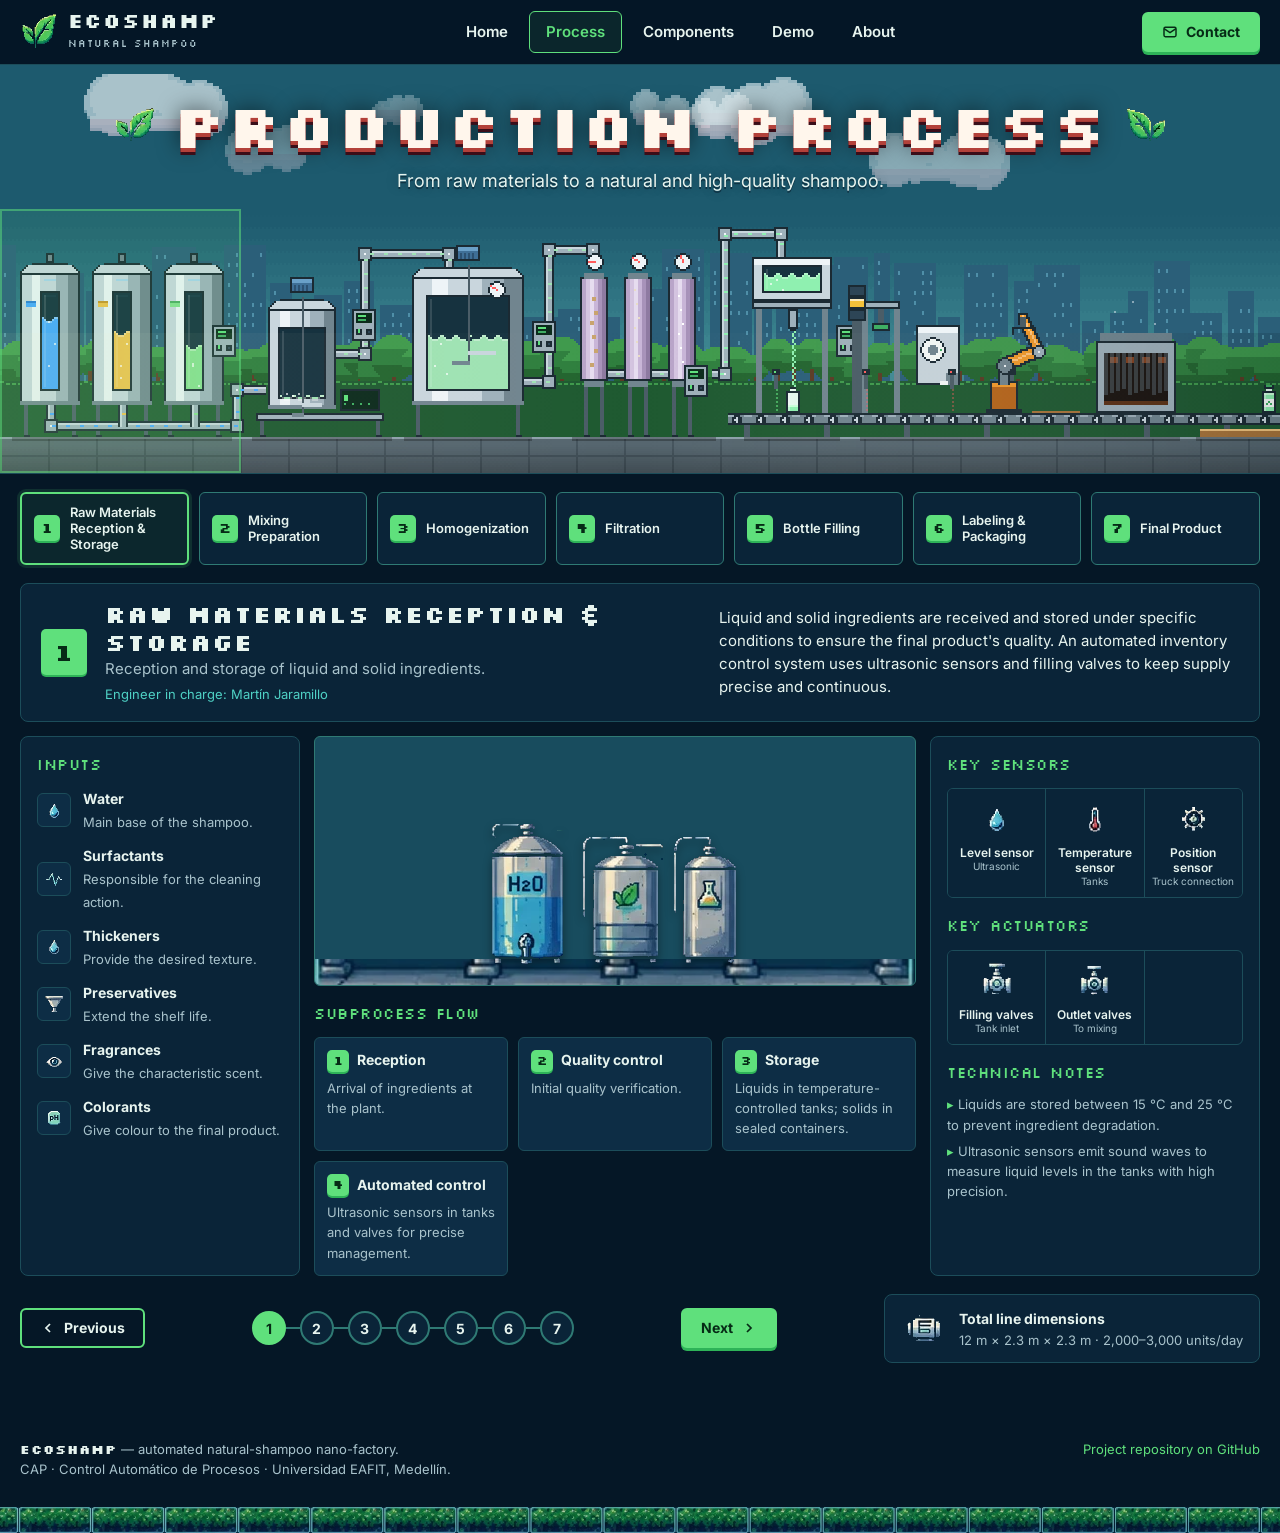
<file: website/process.html>
<!doctype html>
<html lang="en">
<head>
<meta charset="utf-8">
<meta name="viewport" content="width=device-width, initial-scale=1">
<title>Production Process · EcoShamp</title>
<meta name="description" content="The seven subprocesses of the EcoShamp production line, with inputs, flow, sensors and actuators.">
<link rel="icon" href="assets/img/leaf_logo.png">
<link rel="preconnect" href="https://fonts.googleapis.com">
<link rel="preconnect" href="https://fonts.gstatic.com" crossorigin>
<link href="https://fonts.googleapis.com/css2?family=Inter:wght@400;500;600;700&family=Silkscreen:wght@400;700&display=swap" rel="stylesheet">
<link rel="stylesheet" href="assets/css/style.css">
<script src="assets/js/data.js"></script>
<script src="assets/js/common.js"></script>
<script src="assets/js/sky.js"></script>
<script src="assets/js/procline.js"></script>
<script src="assets/js/sim.js"></script>
</head>
<body>
<main>
  <section class="banner">
    <div class="wrap" style="text-align:center;padding-top:30px">
      <div class="leafs"><img class="px" src="assets/img/f_leaf.png" alt=""><h1 class="title-xl" style="font-size:clamp(28px,5.5vw,60px)">Production Process</h1><img class="px" src="assets/img/f_leaf.png" alt="" style="transform:scaleX(-1)"></div>
      <p style="font-size:18px;margin-top:12px">From raw materials to a natural and high-quality shampoo.</p>
    </div>
    <div class="demo-line" id="pline" style="margin-top:14px">
      <div id="psim" role="img" aria-label="Animated EcoShamp production line"></div>
    </div>
  </section>

  <div class="wrap" style="padding-top:18px;padding-bottom:40px">
    <nav class="stepper" id="stepper" aria-label="Process stages"></nav>
    <article class="stage-detail" id="detail" aria-live="polite"></article>
    <div class="pager">
      <button class="btn" id="prev">Previous</button>
      <div class="dots" id="dots"></div>
      <button class="btn primary" id="next">Next</button>
      <div class="panel dims">
        <img class="px" src="assets/img/icons/a_conveyor_motor.png" alt="">
        <div><b style="font-size:14px">Total line dimensions</b><div class="muted small">12 m × 2.3 m × 2.3 m · 2,000–3,000 units/day</div></div>
      </div>
    </div>
  </div>
</main>
<script>
document.addEventListener('DOMContentLoaded', () => {
  let cur = 0;
  autoLine($('#psim'));
  $('#pline').insertAdjacentHTML('beforeend', STAGES.map((s, i) => `<div class="zone" data-i="${i}" style="left:${PROC_ZONES[i][0]}%;width:${PROC_ZONES[i][1] - PROC_ZONES[i][0]}%"></div>`).join(''));
  $('#prev').innerHTML = SVG.back + ' Previous';
  $('#next').innerHTML = 'Next ' + SVG.next;
  $('#stepper').innerHTML = STAGES.map((s, i) => `
    <button class="step" data-i="${i}"><span class="num">${s.n}</span><img class="px" src="${s.icon}" alt=""><span>${esc(s.name)}</span></button>`).join('');
  $('#dots').innerHTML = STAGES.map((s, i) => (i ? '<i></i>' : '') + `<button data-i="${i}" aria-label="Stage ${s.n}">${s.n}</button>`).join('');

  const kit = list => `<div class="kit">${list.map(([ic, name, d]) => `<div><img class="px" src="${ICON}${ic}.png" alt="">${esc(name)}${d ? `<small>${esc(d)}</small>` : ''}</div>`).join('')}</div>`;

  function mefTable() {
    return `<div class="panel sd-col mef" style="grid-column:1/-1">
      <div class="panel-h">Control — upper machine state machine (ESP32)</div>
      <p class="muted small" style="margin-top:6px">Generated from the state-machine designer; the three-bottle version counts <code>C</code> and returns to <code>Start</code> once <code>C ≥ 3</code>. <a href="${REPO}/tree/main/04_State_Machines" target="_blank" rel="noopener">See the code</a>.</p>
      <div style="overflow-x:auto;margin-top:8px"><table>
        <thead><tr><th>State</th><th>Meaning</th><th>Outputs asserted</th></tr></thead>
        <tbody>${MEF.map(m => `<tr><td><code>${m.id}</code></td><td>${esc(m.meaning)}</td><td>${m.out.map(o => `<code>${o}</code>`).join(' ') || '—'}</td></tr>`).join('')}</tbody>
      </table></div>
      <p class="muted small" style="margin-top:10px">Inputs: ${MEF_INPUTS.map(([n, p]) => `<code>${n}</code>→${p}`).join(' ')} · Outputs: ${MEF_OUTPUTS.map(([n, p]) => `<code>${n}</code>→${p}`).join(' ')}</p>
    </div>`;
  }

  function show(i, push = true) {
    cur = (i + STAGES.length) % STAGES.length;
    const s = STAGES[cur];
    $$('#stepper .step').forEach((b, j) => b.classList.toggle('active', j === cur));
    $$('#dots button').forEach((b, j) => b.classList.toggle('active', j === cur));
    $$('#pline .zone').forEach((z, j) => z.classList.toggle('active', j === cur));
    $('#detail').innerHTML = `
      <div class="panel sd-head">
        <span class="num lg">${s.n}</span>
        <div><h2>${esc(s.name)}</h2><div class="muted">${esc(s.summary)}</div><div class="owner">Engineer in charge: ${esc(s.owner)}</div></div>
        <p>${esc(s.desc)}</p>
      </div>
      <div class="sd-body">
        <div class="panel sd-col">
          <div class="panel-h">Inputs</div>
          <ul class="inputs">${s.inputs.map(([ic, b, t]) => `<li><span class="ico"><img class="px" src="${ICON}${ic}.png" alt=""></span><div><b>${esc(b)}</b><span>${esc(t)}</span></div></li>`).join('')}</ul>
        </div>
        <div class="sd-mid">
          <div class="scene">${spriteImgs(s.sprites)}</div>
          <div class="panel-h" style="margin-top:16px">Subprocess flow</div>
          <div class="flow">${s.flow.map(([h, p], k) => `<div class="flow-step"><h4><span class="num">${k + 1}</span>${esc(h)}</h4><p>${esc(p)}</p></div>`).join('')}</div>
        </div>
        <div class="panel sd-col">
          <div class="panel-h">Key sensors</div>
          ${kit(s.sensors)}
          <div class="panel-h" style="margin-top:16px">Key actuators</div>
          ${kit(s.actuators)}
          <div class="panel-h" style="margin-top:16px">Technical notes</div>
          <ul class="notes">${s.notes.map(n => `<li>${esc(n)}</li>`).join('')}</ul>
        </div>
        ${s.n === 6 ? mefTable() : ''}
      </div>`;
    $('#prev').disabled = false;
    if (push) history.replaceState(null, '', '#' + s.id);
  }

  $('#stepper').addEventListener('click', e => { const b = e.target.closest('[data-i]'); if (b) show(+b.dataset.i); });
  $('#dots').addEventListener('click', e => { const b = e.target.closest('[data-i]'); if (b) show(+b.dataset.i); });
  $('#prev').onclick = () => { show(cur - 1); $('#stepper').scrollIntoView({ block: 'nearest' }); };
  $('#next').onclick = () => { show(cur + 1); $('#stepper').scrollIntoView({ block: 'nearest' }); };
  const fromHash = STAGES.findIndex(s => '#' + s.id === location.hash);
  show(fromHash >= 0 ? fromHash : 0, false);

});
</script>
</body>
</html>
</file>
<file: website/assets/css/style.css>
:root {
  --bg: #051726;
  --bg-2: #08213a;
  --panel: #0a2438;
  --panel-2: #0d2d45;
  --line: #1c4d5a;
  --line-strong: #2f7a74;
  --green: #5fe07c;
  --green-deep: #2eb358;
  --green-ink: #062b16;
  --teal: #4fd1c5;
  --blue: #45b4f0;
  --amber: #f3c13a;
  --red: #ff5d5d;
  --text: #e7f4ef;
  --text-2: #a9c3cc;
  --muted: #7896a3;
  --section: #1d5a6e;
  --section-2: #184c5e;
  --radius: 6px;
  --display: "Silkscreen", "Press Start 2P", monospace;
  --body: "Inter", system-ui, -apple-system, "Segoe UI", sans-serif;
  --maxw: 1320px;
}

* { box-sizing: border-box; }
html { scroll-behavior: smooth; }
body {
  margin: 0;
  background: var(--bg);
  color: var(--text);
  font-family: var(--body);
  font-size: 15px;
  line-height: 1.55;
  -webkit-font-smoothing: antialiased;
}
img { max-width: 100%; display: block; }
.px { image-rendering: pixelated; image-rendering: crisp-edges; }
a { color: var(--green); text-decoration: none; }
a:hover { text-decoration: underline; }
h1, h2, h3, h4 { margin: 0; font-weight: 700; line-height: 1.2; }
p { margin: 0; }
.wrap { max-width: var(--maxw); margin: 0 auto; padding: 0 20px; }

/* ---------- Nav ---------- */
.nav {
  position: sticky; top: 0; z-index: 50;
  background: rgba(5, 23, 38, 0.92);
  backdrop-filter: blur(8px);
  border-bottom: 1px solid var(--line);
}
.nav .wrap { display: flex; align-items: center; gap: 24px; height: 64px; }
.brand { display: flex; align-items: center; gap: 10px; color: var(--text); }
.brand:hover { text-decoration: none; }
.brand img { width: 38px; height: 38px; }
.brand b { font-family: var(--display); font-size: 20px; letter-spacing: 1px; display: block; line-height: 1; }
.brand small { font-family: var(--display); font-size: 10px; color: var(--text-2); letter-spacing: 1px; }
.nav ul { list-style: none; display: flex; gap: 4px; margin: 0 auto; padding: 0; }
.nav ul a {
  display: block; padding: 8px 16px; border-radius: var(--radius);
  color: var(--text); font-weight: 600; border: 1px solid transparent;
}
.nav ul a:hover { text-decoration: none; background: var(--panel-2); }
.nav ul a[aria-current="page"] { border-color: var(--green); color: var(--green); background: rgba(95, 224, 124, 0.08); }
.nav-toggle { display: none; margin-left: auto; background: none; border: 1px solid var(--line); color: var(--text); border-radius: var(--radius); padding: 6px 10px; font-size: 18px; }

/* ---------- Buttons ---------- */
.btn {
  display: inline-flex; align-items: center; gap: 8px; justify-content: center;
  padding: 10px 18px; border-radius: var(--radius);
  font: 700 14px/1 var(--body); cursor: pointer;
  border: 2px solid var(--green); color: var(--text); background: transparent;
  transition: background .15s, transform .1s, color .15s;
}
.btn:hover { text-decoration: none; background: rgba(95, 224, 124, 0.12); }
.btn:active { transform: translateY(1px); }
.btn.primary { background: var(--green); color: var(--green-ink); box-shadow: 0 3px 0 var(--green-deep); }
.btn.primary:hover { background: #7dea95; }
.btn.danger { border-color: var(--red); }
.btn.danger.on { background: var(--red); color: #2b0606; }
.btn[disabled] { opacity: .45; cursor: not-allowed; }
.btn svg { width: 16px; height: 16px; }

/* ---------- Common blocks ---------- */
.panel { background: var(--panel); border: 1px solid var(--line); border-radius: 8px; }
.panel-h { font-family: var(--display); font-size: 15px; color: var(--green); letter-spacing: .5px; text-transform: uppercase; }
.eyebrow { font-family: var(--display); color: var(--green); font-size: 13px; letter-spacing: 1px; text-transform: uppercase; }
.display { font-family: var(--display); letter-spacing: 1px; text-transform: uppercase; }
.title-xl {
  font-family: var(--display); text-transform: uppercase;
  font-size: clamp(34px, 7vw, 76px); letter-spacing: 2px; line-height: 1;
  color: #fff6ec;
  text-shadow: 0 4px 0 #b3413a, 0 7px 0 #3b0d18, 0 0 22px rgba(0,0,0,.6);
}
.title-sub { font-family: var(--display); color: var(--green); font-size: clamp(16px, 2.6vw, 28px); letter-spacing: 2px; text-transform: uppercase; text-shadow: 0 3px 0 #0b3a1c; }
.leafs { display: inline-flex; align-items: center; gap: 14px; }
.leafs img { width: clamp(28px, 4vw, 48px); }
.muted { color: var(--text-2); }
.small { font-size: 13px; }
.section { padding: 56px 0; border-bottom: 1px solid var(--line); }
.section-head { text-align: center; margin-bottom: 28px; }
.section-head h2 { font-family: var(--display); font-size: clamp(20px, 3vw, 30px); text-transform: uppercase; letter-spacing: 2px; display: inline-flex; align-items: center; gap: 14px; }
.section-head h2 img { width: 26px; }
.section-head p { color: var(--text-2); margin-top: 6px; }
.num {
  display: inline-grid; place-items: center; flex: none;
  width: 30px; height: 30px; border-radius: 5px;
  background: var(--green); color: var(--green-ink);
  font: 700 16px/1 var(--display);
  box-shadow: 0 2px 0 var(--green-deep);
}
.num.lg { width: 46px; height: 46px; font-size: 24px; }
.num.ghost { background: transparent; color: var(--teal); border: 2px solid var(--teal); box-shadow: none; border-radius: 50%; }
.chip { display: inline-flex; align-items: center; gap: 6px; font-size: 12px; padding: 3px 8px; border-radius: 4px; font-weight: 700; }
.chip.sensor { background: #1d5fae; color: #e6f1ff; }
.chip.actuator { background: #2a9d4f; color: #eafff0; }
.chip.control { background: #7a4bc4; color: #f3ecff; }
.chip.io { background: #9a6a12; color: #fff4dd; }
.status-dot { width: 10px; height: 10px; border-radius: 50%; display: inline-block; flex: none; }

/* ---------- Hero / banners ---------- */
.banner {
  position: relative; overflow: hidden;
  background: var(--section);
  border-bottom: 1px solid var(--line);
}
.banner > .wrap { position: relative; }

.hero .wrap { display: grid; grid-template-columns: 300px 1fr 220px; gap: 24px; align-items: center; padding-top: 34px; padding-bottom: 20px; }
.hero-copy h3 { font-family: var(--display); font-size: 22px; letter-spacing: 1px; text-transform: uppercase; }
.hero-copy p { margin: 12px 0 18px; color: var(--text); }
.hero-copy .btns { display: flex; gap: 10px; flex-wrap: wrap; }
.hero-title { text-align: center; }
.hero-tags { list-style: none; margin: 0; padding: 0 0 0 16px; border-left: 2px solid var(--green); font-family: var(--display); color: var(--teal); font-size: 12px; letter-spacing: 1px; line-height: 2; }
.hero-line { position: relative; margin-top: 8px; }
.hero-line img { width: 100%; }

/* conveyor bottles animation over the line image */
.line-stage { position: relative; }
.line-stage .belt { position: absolute; left: 0; right: 0; height: 0; }
.bottle-token {
  position: absolute; width: 11px; height: 17px; margin-left: -5px; top: -17px;
  background: #9df0b4; border: 2px solid #1d6b3a; border-radius: 2px 2px 3px 3px;
  box-shadow: 0 0 6px rgba(95,224,124,.7);
}
.bottle-token::before { content: ""; position: absolute; left: 1px; right: 1px; top: -5px; height: 4px; background: #e8f7f0; border: 1px solid #1d6b3a; }
.fluid-token { position: absolute; width: 11px; height: 11px; margin-left: -5px; top: -12px; border: 2px solid #d9f7ff; border-radius: 50%; background: var(--blue); box-shadow: 0 0 8px var(--blue); }

.page-banner .wrap { padding-top: 30px; padding-bottom: 24px; display: grid; grid-template-columns: 1fr minmax(0, 360px); gap: 24px; align-items: center; }
.page-banner h1 { font-family: var(--display); }
.page-banner .lead { font-size: 17px; margin-top: 10px; color: var(--text); }
.page-banner aside { color: var(--text); font-size: 14px; background: rgba(5,23,38,.7); border: 1px solid var(--line-strong); border-radius: 8px; padding: 14px 16px; }

/* ---------- Features ---------- */
.features { display: grid; grid-template-columns: repeat(4, 1fr); }
.feature { text-align: center; padding: 24px 18px; border-right: 1px solid var(--line); }
.feature:last-child { border-right: 0; }
.feature img { width: 58px; height: 58px; object-fit: contain; margin: 0 auto 12px; }
.feature h3 { font-family: var(--display); font-size: 15px; letter-spacing: 1px; text-transform: uppercase; }
.feature p { color: var(--text-2); font-size: 14px; margin-top: 6px; }

/* ---------- Process cards ---------- */
.stage-cards { display: grid; grid-template-columns: repeat(7, 1fr); gap: 10px; }
.stage-card {
  position: relative; display: flex; flex-direction: column;
  background: var(--panel); border: 1px solid var(--line-strong); border-radius: 6px;
  padding: 10px; color: var(--text); min-height: 190px; transition: border-color .15s, transform .15s;
}
.stage-card:hover { text-decoration: none; border-color: var(--green); transform: translateY(-2px); }
.stage-card header { display: flex; gap: 8px; align-items: flex-start; font-weight: 700; font-size: 13px; line-height: 1.25; min-height: 34px; }
.stage-card .art { flex: 1; display: flex; align-items: flex-end; justify-content: center; padding-top: 8px; }
.stage-card .art img { max-height: 110px; width: auto; }
.stage-card:not(:last-child)::after {
  content: ""; position: absolute; right: -11px; top: 50%; width: 0; height: 0; z-index: 2;
  border: 6px solid transparent; border-left: 8px solid var(--green); transform: translate(4px, -50%);
}

/* ---------- About / impact ---------- */
.impact { position: relative; overflow: hidden; }
.impact { background: var(--section); }
.impact .bg { display: none; }
.impact .wrap { position: relative; display: grid; grid-template-columns: 380px 1fr; gap: 36px; align-items: center; }
.impact h2 { font-family: var(--display); font-size: 26px; text-transform: uppercase; letter-spacing: 1px; }
.impact p { margin-top: 10px; color: var(--text); }
.pillars { display: flex; gap: 28px; margin: 20px 0 22px; flex-wrap: wrap; }
.pillars div { text-align: center; font-size: 13px; font-weight: 600; }
.pillars img { width: 40px; height: 40px; object-fit: contain; margin: 0 auto 6px; }
.stats { display: grid; grid-template-columns: repeat(4, 1fr); background: rgba(10, 36, 56, .92); border: 1px solid var(--line-strong); border-radius: 8px; }
.stat { display: flex; align-items: center; gap: 12px; padding: 16px; border-right: 1px solid var(--line); }
.stat:last-child { border-right: 0; }
.stat img { width: 46px; height: 46px; object-fit: contain; flex: none; }
.stat b { display: block; font-family: var(--display); font-size: 22px; line-height: 1.1; }
.stat span { font-size: 12px; color: var(--text-2); }

.cta { position: relative; overflow: hidden; padding: 30px 0; }
.cta { background: var(--section-2); }
.cta .bg { display: none; }
.cta .wrap { position: relative; display: flex; align-items: center; justify-content: center; gap: 30px; flex-wrap: wrap; text-align: left; }
.cta h2 { font-family: var(--display); font-size: 22px; text-transform: uppercase; letter-spacing: 1px; }

/* ---------- Footer ---------- */
footer { position: relative; padding: 36px 0 28px; color: var(--text-2); font-size: 13px; }
footer .grass { position: absolute; left: 0; right: 0; bottom: 0; height: 26px; background: url(../img/grass_a.webp) repeat-x bottom / auto 26px; opacity: .8; }
footer .wrap { position: relative; display: flex; justify-content: space-between; gap: 20px; flex-wrap: wrap; padding-bottom: 26px; }

/* ---------- Process page ---------- */
.stepper { display: grid; grid-template-columns: repeat(7, 1fr); gap: 10px; }
.step {
  display: flex; align-items: center; gap: 10px; padding: 10px 12px; min-height: 58px;
  background: var(--panel); border: 1px solid var(--line-strong); border-radius: 6px;
  color: var(--text); font-weight: 600; font-size: 13px; line-height: 1.25; text-align: left; cursor: pointer; font-family: var(--body);
  position: relative;
}
.step:hover { border-color: var(--green); }
.step.active { border: 2px solid var(--green); background: rgba(95, 224, 124, .08); box-shadow: 0 0 0 3px rgba(95,224,124,.12); }
.step .num { width: 26px; height: 26px; font-size: 14px; }
.step img { width: 30px; height: 28px; object-fit: contain; }

.stage-detail { margin-top: 18px; }
.sd-head { display: grid; grid-template-columns: auto 1fr minmax(0, 520px); gap: 18px; align-items: center; padding: 16px 20px; }
.sd-head h2 { font-family: var(--display); font-size: 24px; text-transform: uppercase; letter-spacing: 1px; }
.sd-head .owner { color: var(--teal); font-size: 13px; margin-top: 4px; }
.sd-body { display: grid; grid-template-columns: 280px 1fr 330px; gap: 14px; margin-top: 14px; }
.sd-col { padding: 16px; }
.inputs { list-style: none; margin: 12px 0 0; padding: 0; display: grid; gap: 12px; }
.inputs li { display: flex; gap: 12px; align-items: center; }
.inputs .ico { width: 34px; height: 34px; border-radius: 6px; display: grid; place-items: center; background: var(--panel-2); border: 1px solid var(--line); flex: none; }
.inputs .ico img { width: 30px; height: 26px; object-fit: contain; }
.inputs b { display: block; font-size: 14px; }
.inputs span { font-size: 13px; color: var(--text-2); }
.scene {
  position: relative; border-radius: 6px; overflow: hidden; border: 1px solid var(--line-strong);
  background: var(--section-2);
  display: flex; align-items: flex-end; justify-content: center; gap: 10px; padding: 26px 16px 0; min-height: 250px;
}
.scene::after { content: ""; position: absolute; left: 0; right: 0; bottom: 0; height: 26px; background: url(../img/conveyor_frame.webp) center / cover; opacity: .9; }
.scene img { position: relative; z-index: 1; max-height: 200px; width: auto; margin-bottom: 18px; filter: drop-shadow(0 4px 4px rgba(0,0,0,.4)); }
.flow { display: grid; grid-template-columns: repeat(auto-fit, minmax(150px, 1fr)); gap: 10px; margin-top: 12px; }
.flow-step { position: relative; background: var(--panel-2); border: 1px solid var(--line); border-radius: 6px; padding: 12px; }
.flow-step h4 { display: flex; align-items: center; gap: 8px; font-size: 14px; }
.flow-step h4 .num { width: 22px; height: 22px; font-size: 12px; }
.flow-step p { font-size: 13px; color: var(--text-2); margin-top: 6px; }
.kit { display: grid; grid-template-columns: repeat(3, 1fr); gap: 1px; background: var(--panel); border: 1px solid var(--line); border-radius: 6px; overflow: hidden; margin-top: 12px; }
.kit div { background: var(--panel); outline: 1px solid var(--line); padding: 10px 6px; text-align: center; font-size: 12px; font-weight: 600; line-height: 1.25; }
.kit img { width: 46px; height: 40px; object-fit: contain; margin: 0 auto 6px; }
.kit small { display: block; color: var(--text-2); font-weight: 400; }
.notes { list-style: none; margin: 10px 0 0; padding: 0; display: grid; gap: 6px; font-size: 13px; color: var(--text-2); }
.notes li::before { content: "▸ "; color: var(--green); }
.pager { display: flex; align-items: center; justify-content: space-between; gap: 16px; margin-top: 18px; flex-wrap: wrap; }
.dots { display: flex; align-items: center; }
.dots button { width: 34px; height: 34px; border-radius: 50%; border: 2px solid var(--line-strong); background: var(--panel); color: var(--text); font: 700 14px var(--body); cursor: pointer; }
.dots button.active { background: var(--green); color: var(--green-ink); border-color: var(--green); }
.dots i { width: 14px; height: 2px; background: var(--line-strong); }
.dims { display: flex; align-items: center; gap: 12px; padding: 12px 16px; }
.dims img { height: 40px; width: auto; }

.mef { margin-top: 14px; }
.mef table { width: 100%; border-collapse: collapse; font-size: 13px; }
.mef th, .mef td { text-align: left; padding: 7px 8px; border-bottom: 1px solid var(--line); vertical-align: top; }
.mef th { color: var(--text-2); font-weight: 600; }
.mef code, code { font-family: ui-monospace, "SF Mono", Menlo, monospace; font-size: 12.5px; background: var(--panel-2); padding: 1px 5px; border-radius: 3px; color: #cfe; }

/* ---------- Components page ---------- */
.comp-hero .wrap { grid-template-columns: minmax(0, 1fr) minmax(0, 1.1fr); }
.values { display: grid; grid-template-columns: repeat(4, 1fr); gap: 0; }
.values div { padding: 6px 16px; border-left: 1px solid var(--line-strong); }
.values img { width: 40px; height: 40px; object-fit: contain; margin-bottom: 8px; }
.values b { display: block; font-size: 15px; }
.values span { font-size: 13px; color: var(--text-2); }
.toolbar { display: flex; gap: 8px; flex-wrap: wrap; align-items: center; padding: 14px 0; }
.toolbar .tab { display: inline-flex; align-items: center; gap: 8px; padding: 9px 14px; border-radius: 6px; border: 1px solid var(--line-strong); background: var(--panel); color: var(--text); font: 600 14px var(--body); cursor: pointer; }
.toolbar .tab.active { background: var(--green); color: var(--green-ink); border-color: var(--green); }
.toolbar .tab img { width: 22px; height: 20px; object-fit: contain; }
.search { margin-left: auto; position: relative; }
.search input { width: 260px; max-width: 100%; padding: 10px 12px 10px 36px; border-radius: 6px; border: 1px solid var(--line-strong); background: var(--bg-2); color: var(--text); font: 14px var(--body); }
.search svg { position: absolute; left: 11px; top: 50%; transform: translateY(-50%); width: 16px; height: 16px; color: var(--text-2); }
.line-hotspots { position: relative; }
.hotspot { position: absolute; top: 0; bottom: 0; border: 2px solid transparent; border-radius: 6px; cursor: pointer; background: none; padding: 0; }
.hotspot:hover, .hotspot.active { border-color: var(--green); background: rgba(95,224,124,.08); }
.hotspot .num { position: absolute; top: 6px; left: 6px; width: 24px; height: 24px; font-size: 13px; }
.comp-layout { display: grid; grid-template-columns: 240px 1fr; gap: 16px; margin-top: 18px; }
.filters { padding: 16px; align-self: start; position: sticky; top: 80px; }
.filters label.h { display: block; font-weight: 700; font-size: 14px; margin: 14px 0 6px; }
.filters select { width: 100%; padding: 9px 10px; border-radius: 6px; border: 1px solid var(--line-strong); background: var(--bg-2); color: var(--text); font: 14px var(--body); }
.filters .check { display: flex; gap: 8px; align-items: center; font-size: 14px; padding: 4px 0; cursor: pointer; }
.filters input[type=checkbox] { accent-color: var(--green); width: 16px; height: 16px; }
.filters .btn { width: 100%; margin-top: 16px; }
.comp-head { display: flex; justify-content: space-between; align-items: center; gap: 10px; flex-wrap: wrap; margin-bottom: 12px; }
.comp-head h2 { font-size: 20px; }
.comp-head h2 span { color: var(--text-2); font-weight: 400; font-size: 15px; }
.comp-grid { display: grid; grid-template-columns: repeat(auto-fill, minmax(200px, 1fr)); gap: 12px; }
.comp {
  display: flex; flex-direction: column; background: var(--panel); border: 1px solid var(--line-strong); border-radius: 6px; padding: 10px 12px 12px;
}
.comp .top { display: flex; justify-content: space-between; align-items: flex-start; }
.comp .top img { width: 64px; height: 56px; object-fit: contain; margin: 0 auto; }
.comp h3 { font-size: 15px; margin-top: 8px; }
.comp p { font-size: 13px; color: var(--text-2); margin-top: 4px; flex: 1; }
.comp .foot { display: flex; justify-content: space-between; align-items: center; margin-top: 10px; gap: 6px; flex-wrap: wrap; }
.comp .foot .stages { font-size: 12px; background: var(--panel-2); border: 1px solid var(--line); border-radius: 4px; padding: 2px 7px; }
.comp .foot button { font: 600 12px var(--body); color: var(--text); background: none; border: 1px solid var(--green); border-radius: 4px; padding: 3px 8px; cursor: pointer; }
.empty { padding: 40px; text-align: center; color: var(--text-2); }

dialog { background: var(--panel); color: var(--text); border: 1px solid var(--green); border-radius: 8px; max-width: 520px; width: calc(100% - 32px); padding: 0; }
dialog::backdrop { background: rgba(2, 10, 18, .7); }
dialog .d-in { padding: 20px; }
dialog .d-top { display: flex; gap: 16px; align-items: center; }
dialog .d-top img { width: 80px; height: 70px; object-fit: contain; }
dialog h3 { font-size: 20px; }
dialog p { margin-top: 12px; color: var(--text-2); }
dialog .close { float: right; background: none; border: 0; color: var(--text); font-size: 22px; cursor: pointer; }

/* ---------- Demo page ---------- */
.demo-line { position: relative; margin-top: 14px; }
.demo-line img.line { width: 100%; }
.demo-line .lbl { position: absolute; top: 6px; display: flex; align-items: center; gap: 6px; padding: 4px 8px; background: rgba(5,23,38,.85); border: 1px solid var(--line-strong); border-radius: 5px; font-size: 12px; font-weight: 700; cursor: pointer; color: var(--text); font-family: var(--body); transform: translateX(-50%); white-space: nowrap; }
.demo-line .lbl .num { width: 20px; height: 20px; font-size: 11px; }
.demo-line .lbl.active { border-color: var(--green); box-shadow: 0 0 0 2px rgba(95,224,124,.3); }
.demo-line .zone { position: absolute; top: 0; bottom: 0; pointer-events: none; transition: background .2s; }
.demo-line .zone.active { background: rgba(95, 224, 124, .1); box-shadow: inset 0 0 0 2px rgba(95,224,124,.5); }
.demo-line .zone.running::after { content: ""; position: absolute; left: 50%; top: 42px; width: 10px; height: 10px; margin-left: -5px; border-radius: 50%; background: var(--green); box-shadow: 0 0 10px var(--green); animation: blink 1s infinite; }
@keyframes blink { 50% { opacity: .2; } }
.demo-grid { display: grid; grid-template-columns: 1fr 1.15fr 1.25fr; gap: 12px; margin-top: 14px; }
.demo-grid .panel { padding: 14px 16px; }
.ctl-btns { display: grid; grid-template-columns: repeat(3, 1fr); gap: 8px; margin-top: 12px; }
.param { display: grid; grid-template-columns: 130px 1fr 70px; align-items: center; gap: 10px; font-size: 14px; margin-top: 8px; }
.param output { font-variant-numeric: tabular-nums; text-align: right; color: var(--text-2); }
input[type=range] { -webkit-appearance: none; appearance: none; width: 100%; height: 8px; border-radius: 4px; background: linear-gradient(90deg, var(--green) var(--p, 50%), #1a3d52 var(--p, 50%)); outline: none; }
input[type=range]::-webkit-slider-thumb { -webkit-appearance: none; width: 18px; height: 18px; border-radius: 50%; background: #d9f7ff; border: 3px solid var(--blue); cursor: pointer; }
input[type=range]::-moz-range-thumb { width: 14px; height: 14px; border-radius: 50%; background: #d9f7ff; border: 3px solid var(--blue); cursor: pointer; }
.kpis { display: grid; grid-template-columns: repeat(2, 1fr); gap: 8px; margin-top: 12px; }
.kpi { display: flex; gap: 8px; align-items: center; background: var(--panel-2); border: 1px solid var(--line); border-radius: 6px; padding: 10px 8px; min-width: 0; }
.kpi img { width: 30px; height: 30px; object-fit: contain; flex: none; }
.kpi b { display: block; font-size: 19px; font-variant-numeric: tabular-nums; line-height: 1.1; }
.kpi span { font-size: 11.5px; color: var(--text-2); line-height: 1.2; display: block; }
.demo-grid-2 { display: grid; grid-template-columns: 1fr 1.7fr 1.2fr; gap: 12px; margin-top: 12px; }
.demo-grid-2 > .panel { padding: 14px 16px; }
.info-scene { height: 110px; border-radius: 6px; margin-top: 10px; background: var(--section-2); display: flex; align-items: flex-end; justify-content: center; gap: 4px; overflow: hidden; border: 1px solid var(--line-strong); }
.info-scene img { max-height: 96px; width: auto; }
.info-title { display: flex; gap: 10px; align-items: center; margin-top: 12px; font-weight: 700; font-size: 16px; }
.info-desc { font-size: 14px; color: var(--text); margin-top: 8px; }
.key-el { display: grid; grid-template-columns: repeat(4, 1fr); gap: 6px; margin-top: 8px; }
.key-el div { text-align: center; background: var(--panel-2); border: 1px solid var(--line); border-radius: 6px; padding: 8px 4px; font-size: 11px; line-height: 1.2; }
.key-el img { width: 34px; height: 30px; object-fit: contain; margin: 0 auto 4px; }
.info-btns { display: grid; grid-template-columns: 1fr 1fr; gap: 8px; margin-top: 12px; }
.tabs { display: flex; gap: 6px; flex-wrap: wrap; }
.tabs button { padding: 9px 16px; border-radius: 6px; border: 1px solid var(--line-strong); background: var(--panel-2); color: var(--text); font: 600 14px var(--body); cursor: pointer; }
.tabs button.active { background: var(--green); color: var(--green-ink); border-color: var(--green); }
.tab-body { margin-top: 12px; border: 1px solid var(--line); border-radius: 6px; min-height: 330px; background-color: #071d30; background-image: linear-gradient(rgba(79,209,197,.06) 1px, transparent 1px), linear-gradient(90deg, rgba(79,209,197,.06) 1px, transparent 1px); background-size: 22px 22px; padding: 14px; position: relative; }
.pf { display: flex; align-items: flex-end; justify-content: center; gap: 14px; min-height: 250px; position: relative; flex-wrap: wrap; padding-bottom: 22px; }
.pf::after { content: ""; position: absolute; left: 0; right: 0; bottom: 0; height: 18px; background: url(../img/conveyor_frame.webp) center / cover; opacity: .75; }
.pf figure { margin: 0; display: flex; flex-direction: column; align-items: center; gap: 6px; position: relative; z-index: 1; }
.pf figcaption { font-size: 12px; background: rgba(5,23,38,.9); border: 1px solid var(--line-strong); border-radius: 4px; padding: 3px 8px; text-align: center; }
.pf figcaption b { display: block; font-variant-numeric: tabular-nums; color: var(--text-2); font-weight: 500; }
.pf img { max-height: 150px; width: auto; }
.pf .arrow { align-self: center; color: var(--teal); font-size: 13px; font-weight: 700; text-align: center; }
.io-list { display: grid; grid-template-columns: 1fr 1fr; gap: 14px; }
.io-list h4 { font-size: 14px; margin-bottom: 8px; display: flex; gap: 8px; align-items: center; }
.io-row { display: flex; align-items: center; gap: 10px; padding: 6px 8px; border-radius: 5px; background: rgba(13, 45, 69, .8); margin-bottom: 6px; font-size: 13px; }
.io-row img { width: 30px; height: 26px; object-fit: contain; flex: none; }
.io-row .st { margin-left: auto; font-size: 11px; font-weight: 700; padding: 2px 6px; border-radius: 3px; background: #213b4d; color: var(--text-2); white-space: nowrap; }
.io-row .st.on { background: var(--green); color: var(--green-ink); }
.chart-wrap { position: relative; }
.chart-wrap canvas { width: 100%; height: 260px; display: block; }
.chart-tip { position: absolute; pointer-events: none; background: #06131f; border: 1px solid var(--line-strong); border-radius: 5px; padding: 6px 9px; font-size: 12px; white-space: nowrap; transform: translate(-50%, -110%); display: none; }
.chart-sel { display: flex; gap: 8px; align-items: center; margin-bottom: 8px; font-size: 13px; flex-wrap: wrap; }
.chart-sel select, .mini-sel { padding: 5px 8px; border-radius: 5px; border: 1px solid var(--line-strong); background: var(--bg-2); color: var(--text); font: 13px var(--body); }
.live { display: grid; grid-template-columns: repeat(2, 1fr); gap: 8px; margin-top: 10px; }
.reading { background: var(--panel-2); border: 1px solid var(--line); border-radius: 6px; padding: 9px 10px; }
.reading small { display: block; font-size: 12px; color: var(--text-2); line-height: 1.25; min-height: 30px; }
.reading b { font-size: 20px; font-variant-numeric: tabular-nums; }
.reading em { font-style: normal; font-size: 13px; color: var(--text-2); margin-left: 3px; }
.bar { height: 8px; border-radius: 4px; background: #1a3d52; margin-top: 6px; overflow: hidden; }
.bar i { display: block; height: 100%; background: var(--blue); transition: width .3s; }
.head-row h2 { white-space: nowrap; }
.head-row { display: flex; justify-content: space-between; align-items: center; gap: 8px; }
.mef-live { margin-top: 12px; }
.mef-states { display: grid; grid-template-columns: repeat(4, 1fr); gap: 5px; margin-top: 8px; }
.mef-states div { font: 600 11px/1.2 ui-monospace, Menlo, monospace; text-align: center; padding: 7px 3px; border-radius: 4px; border: 1px solid var(--line); background: var(--panel-2); color: var(--text-2); overflow-wrap: anywhere; }
.mef-states div.on { background: var(--green); color: var(--green-ink); border-color: var(--green); }
.lamps { display: flex; gap: 8px; flex-wrap: wrap; margin-top: 10px; }
.lamp { display: flex; align-items: center; gap: 5px; font: 600 11px ui-monospace, Menlo, monospace; padding: 4px 7px; border-radius: 4px; background: var(--panel-2); border: 1px solid var(--line); color: var(--text-2); }
.lamp i { width: 9px; height: 9px; border-radius: 50%; background: #2d4556; }
.lamp.on { color: var(--text); }
.lamp.on i { background: var(--green); box-shadow: 0 0 6px var(--green); }
.legend { display: flex; gap: 14px; flex-wrap: wrap; font-size: 13px; color: var(--text-2); margin-top: 10px; }
.legend span { display: inline-flex; gap: 6px; align-items: center; }
.sim-note { font-size: 12px; color: var(--muted); margin-top: 10px; }
.sim-state { display: inline-flex; align-items: center; gap: 6px; font-size: 13px; font-weight: 700; }

/* ---------- About page ---------- */
.about-grid { display: grid; grid-template-columns: 1fr 1fr; gap: 16px; }
.about-grid .panel { padding: 20px; }
.about-grid h3 { font-family: var(--display); font-size: 17px; letter-spacing: 1px; text-transform: uppercase; color: var(--green); margin-bottom: 10px; }
.team { display: grid; grid-template-columns: repeat(auto-fill, minmax(190px, 1fr)); gap: 10px; }
.member { display: flex; gap: 10px; align-items: center; background: var(--panel); border: 1px solid var(--line-strong); border-radius: 6px; padding: 12px; }
.member.me { border-color: var(--green); }
.member b { display: block; font-size: 14px; }
.member span { font-size: 12.5px; color: var(--text-2); }
.docs { display: grid; grid-template-columns: repeat(auto-fill, minmax(230px, 1fr)); gap: 10px; }
.doc { display: flex; gap: 12px; align-items: center; background: var(--panel); border: 1px solid var(--line-strong); border-radius: 6px; padding: 14px; color: var(--text); }
.doc:hover { border-color: var(--green); text-decoration: none; }
.doc .ic { width: 40px; height: 40px; border-radius: 6px; background: var(--panel-2); display: grid; place-items: center; flex: none; color: var(--green); }
.doc .ic svg { width: 22px; height: 22px; }
.doc b { display: block; font-size: 14px; }
.doc span { font-size: 12.5px; color: var(--text-2); }
.benefits { display: grid; grid-template-columns: repeat(3, 1fr); gap: 10px; }
.benefit { background: var(--panel-2); border: 1px solid var(--line); border-radius: 6px; padding: 12px; font-size: 13px; }
.benefit b { display: block; font-size: 14px; margin-bottom: 4px; color: var(--text); }
.benefit ul { margin: 0; padding-left: 18px; color: var(--text-2); }

/* ---------- Responsive ---------- */
@media (max-width: 1180px) {
  .hero .wrap { grid-template-columns: 1fr; text-align: center; }
  .hero-copy .btns { justify-content: center; }
  .hero-tags { display: none; }
  .stage-cards { grid-template-columns: repeat(4, 1fr); }
  .stage-card::after { display: none; }
  .stepper { grid-template-columns: repeat(4, 1fr); }
  .sd-body { grid-template-columns: 1fr 1fr; }
  .sd-body .sd-mid { grid-column: 1 / -1; order: -1; }
  .demo-grid, .demo-grid-2 { grid-template-columns: 1fr 1fr; }
  .demo-grid > :last-child, .demo-grid-2 > :nth-child(2) { grid-column: 1 / -1; }
  .demo-grid-2 > :nth-child(2) { order: -1; }
  .comp-hero .wrap { grid-template-columns: 1fr; }
  .impact .wrap { grid-template-columns: 1fr; }
  .impact .wrap > img { max-width: 360px; margin: 0 auto; }
  .demo-line .lbl { display: none; }
}
@media (max-width: 820px) {
  .nav ul { display: none; position: absolute; top: 64px; left: 0; right: 0; flex-direction: column; background: var(--bg); border-bottom: 1px solid var(--line); padding: 10px 16px; }
  .nav ul.open { display: flex; }
  .nav-toggle { display: block; }
  .nav .btn.contact { display: none; }
  .features { grid-template-columns: 1fr 1fr; }
  .feature:nth-child(2) { border-right: 0; }
  .feature { border-bottom: 1px solid var(--line); }
  .stage-cards { grid-template-columns: repeat(2, 1fr); }
  .stats { grid-template-columns: 1fr 1fr; }
  .stat:nth-child(2) { border-right: 0; }
  .stepper { grid-template-columns: repeat(2, 1fr); }
  .sd-head { grid-template-columns: auto 1fr; }
  .sd-head > p { grid-column: 1 / -1; }
  .sd-body, .demo-grid, .demo-grid-2, .about-grid, .comp-layout { grid-template-columns: 1fr; }
  .demo-grid > *, .demo-grid-2 > * { grid-column: auto !important; }
  .filters { position: static; }
  .page-banner .wrap { grid-template-columns: 1fr; }
  .values { grid-template-columns: 1fr 1fr; row-gap: 14px; }
  .kpis { grid-template-columns: 1fr 1fr; }
  .io-list { grid-template-columns: 1fr; }
  .benefits { grid-template-columns: 1fr; }
  .search { margin-left: 0; width: 100%; }
  .search input { width: 100%; }
  .param { grid-template-columns: 110px 1fr 62px; }
  .wrap { padding: 0 16px; }
}
@media (prefers-reduced-motion: reduce) {
  * { animation: none !important; transition: none !important; }
}

/* keep grid children from forcing horizontal overflow */
.demo-grid > *, .demo-grid-2 > *, .sd-body > *, .comp-layout > *, .about-grid > *, .stepper > * { min-width: 0; }
.step span:last-child { min-width: 0; overflow-wrap: normal; word-break: normal; hyphens: manual; }
.head-row { flex-wrap: wrap; }
.mini-sel { max-width: 100%; min-width: 0; }
@media (max-width: 1180px) { .hero-title { order: -1; } }

.demo-line .lbl:last-child { transform: translateX(-85%); }
.pl-canvas { display: block; width: 100%; height: auto; image-rendering: pixelated; image-rendering: crisp-edges; cursor: pointer; }
.line-hotspots { overflow: hidden; }
@media (max-width: 820px) { .hotspot .num { top: 3px; left: 2px; width: 18px; height: 18px; font-size: 10px; } }
.sky-canvas { position: absolute; inset: 0; width: 100%; height: 100%; image-rendering: pixelated; pointer-events: none; z-index: 0; }
.banner > :not(.sky-canvas) { position: relative; z-index: 1; }
.banner h1, .banner h3, .banner p, .banner .title-sub, .banner .hero-tags { text-shadow: 0 2px 0 rgba(5, 23, 38, .55), 0 0 12px rgba(5, 23, 38, .35); }
.banner .title-xl { text-shadow: 0 4px 0 #b3413a, 0 7px 0 #3b0d18, 0 0 22px rgba(0,0,0,.6); }
@media (max-width: 1500px) { .stepper .step img { display: none; } }
</file>
